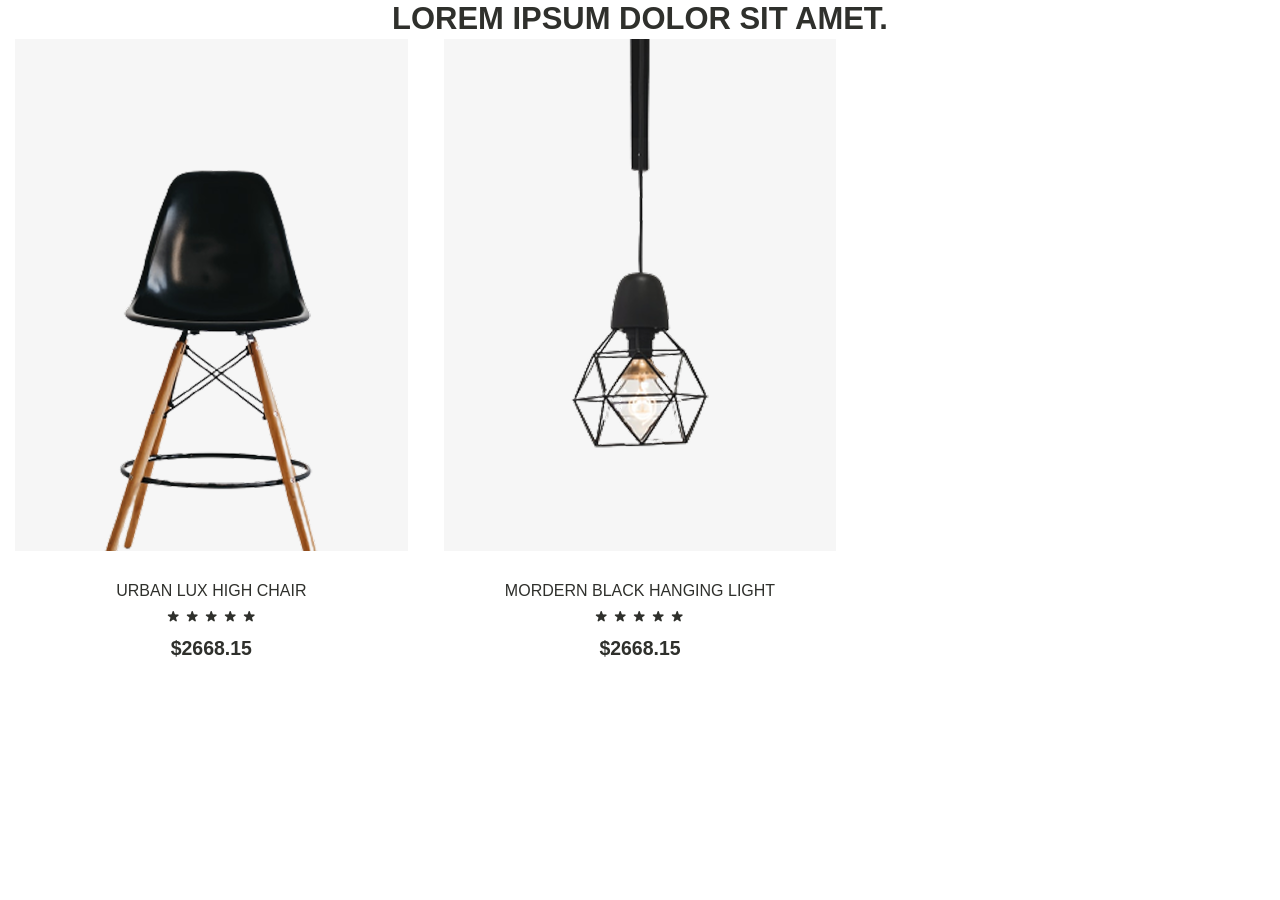
<file: _components.html>
<!DOCTYPE html>
<!-- Ukraine - uk -->
<!-- Мова не визначена - zxx -->
<!-- Коди мов https://html-css.co.ua/html/lang-kodu-mov/ -->
<html lang="en">
	<head>
		<!-- Кодування тексту -->
		<meta charset="UTF-8">
		<!-- Налаштування в'юпорту (адаптиву, масштабу тощо) -->
		<meta name="viewport" content="width=device-width, initial-scale=1.0">
		<!--Підключення окремого файлу стилів -->
		<link rel="stylesheet" href="css/style.css">
		<!-- Заголовок сторінки в браузері (вкладці) -->
		<title>Components</title>
		<!-- Відкрити усі вкладки в новій вкладці -->
		<!-- <base target="_blank" href="/fonts/"> -->
	</head>
	<body>
		<div class="wrapper">
			<header class="header">
			</header>
			<div class="page">
				<div class="page__container">
					<div class="title title--center">
						Lorem ipsum dolor sit amet.
					</div>
					<div class="items">
						<article class="item">
							<a href="#" class="item__link item__link--bottom">
								<img src="img/products/thumbs/chair.png" class="item__image" alt="Image">
							</a>
							<div class="item__body">
								<h4 class="item__title">
									<a href="#" class="item__link-title">
										URBAN LUX HIGH CHAIR
									</a>
								</h4>
								<div class="item__rating rating">
									<div class="rating__item rating__item--icon-star"></div>
									<div class="rating__item rating__item--icon-star"></div>
									<div class="rating__item rating__item--icon-star"></div>
									<div class="rating__item rating__item--icon-star"></div>
									<div class="rating__item rating__item--icon-star"></div>
								</div>
								<div class="item__price">$2668.15</div>
							</div>
						</article>
						<article class="item">
							<a href="#" class="item__link item__link--top">
								<img src="img/products/thumbs/lamp.png" class="item__image" alt="Image">
							</a>
							<div class="item__body">
								<h4 class="item__title">
									<a href="#" class="item__link-title">
										MORDERN BLACK HANGING LIGHT
									</a>
								</h4>
								<div class="item__rating rating">
									<div class="rating__item rating__item--icon-star"></div>
									<div class="rating__item rating__item--icon-star"></div>
									<div class="rating__item rating__item--icon-star"></div>
									<div class="rating__item rating__item--icon-star"></div>
									<div class="rating__item rating__item--icon-star"></div>
								</div>
								<div class="item__price">$2668.15</div>
							</div>
						</article>
					</div>
				</div>
			</div>
			<footer class="footer">
			</footer>
		</div>
		<script src="js/script.js"></script>
	</body>
</html>
</file>
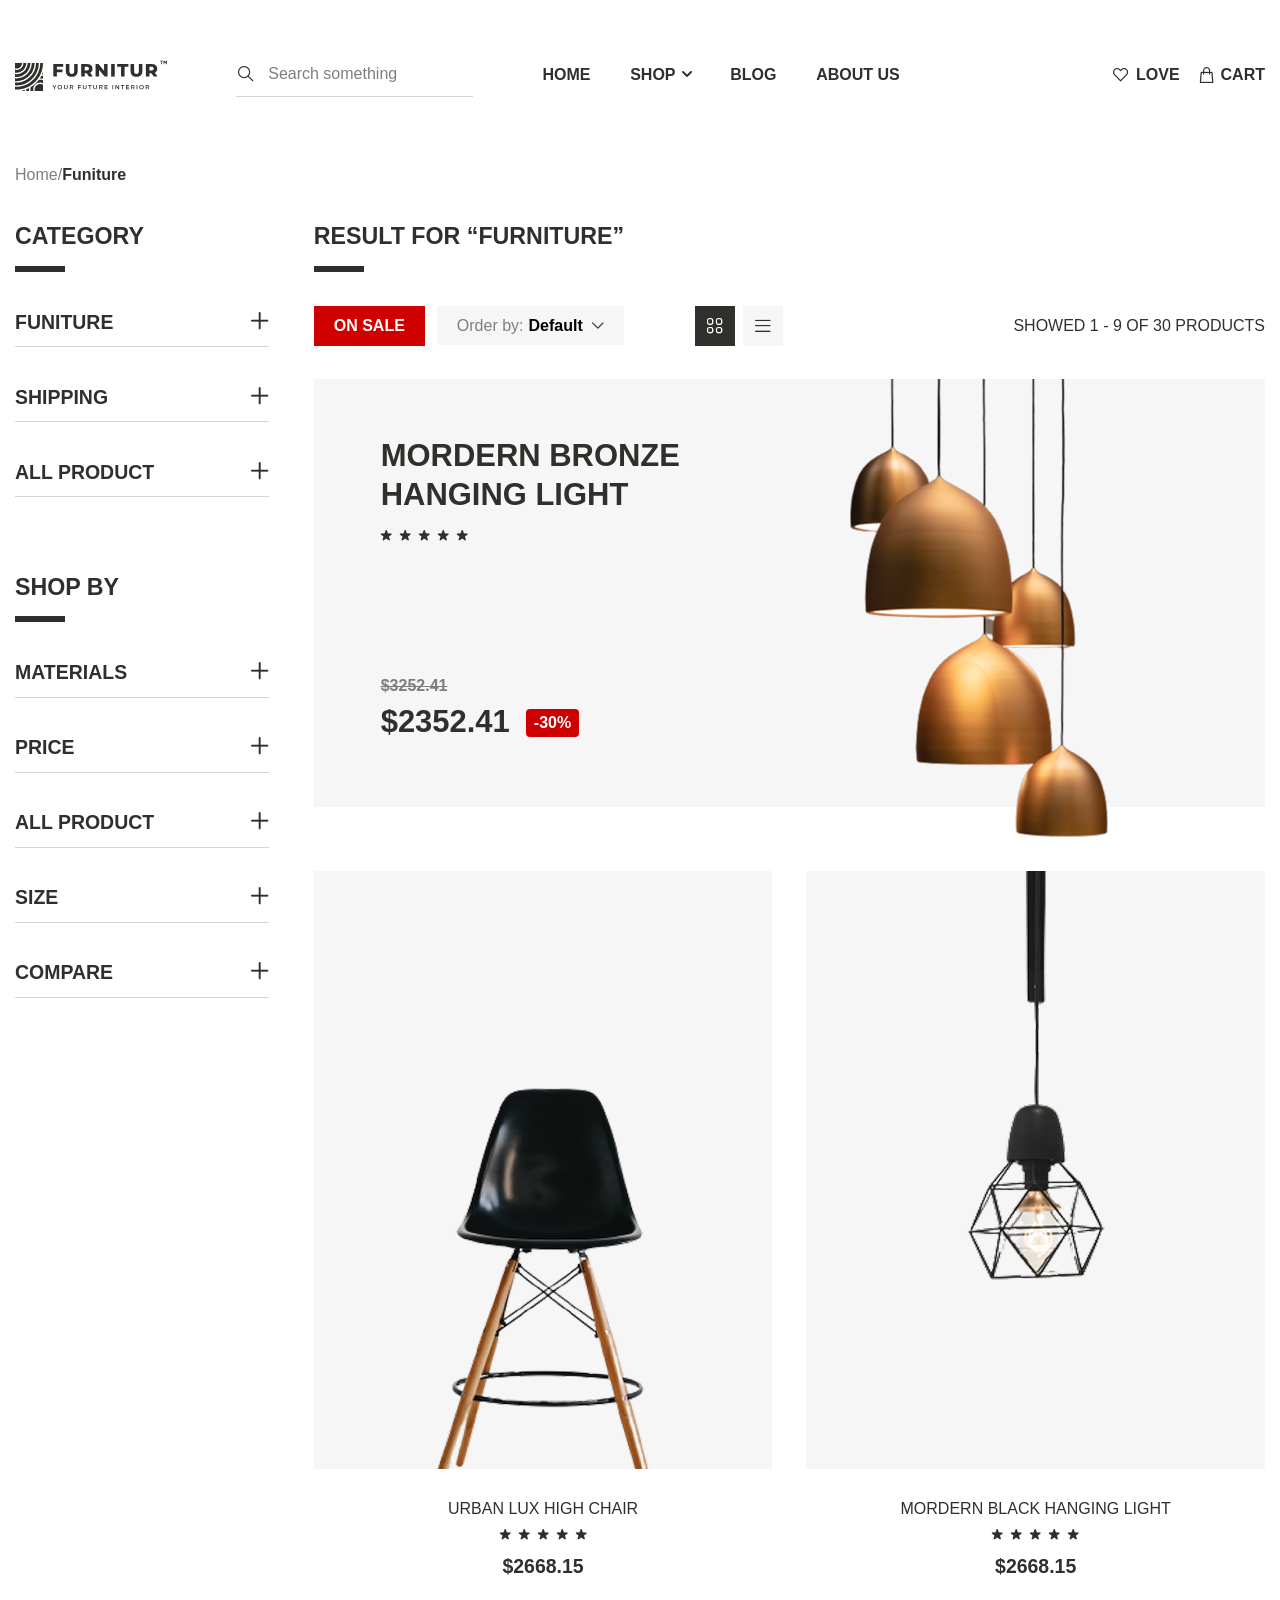
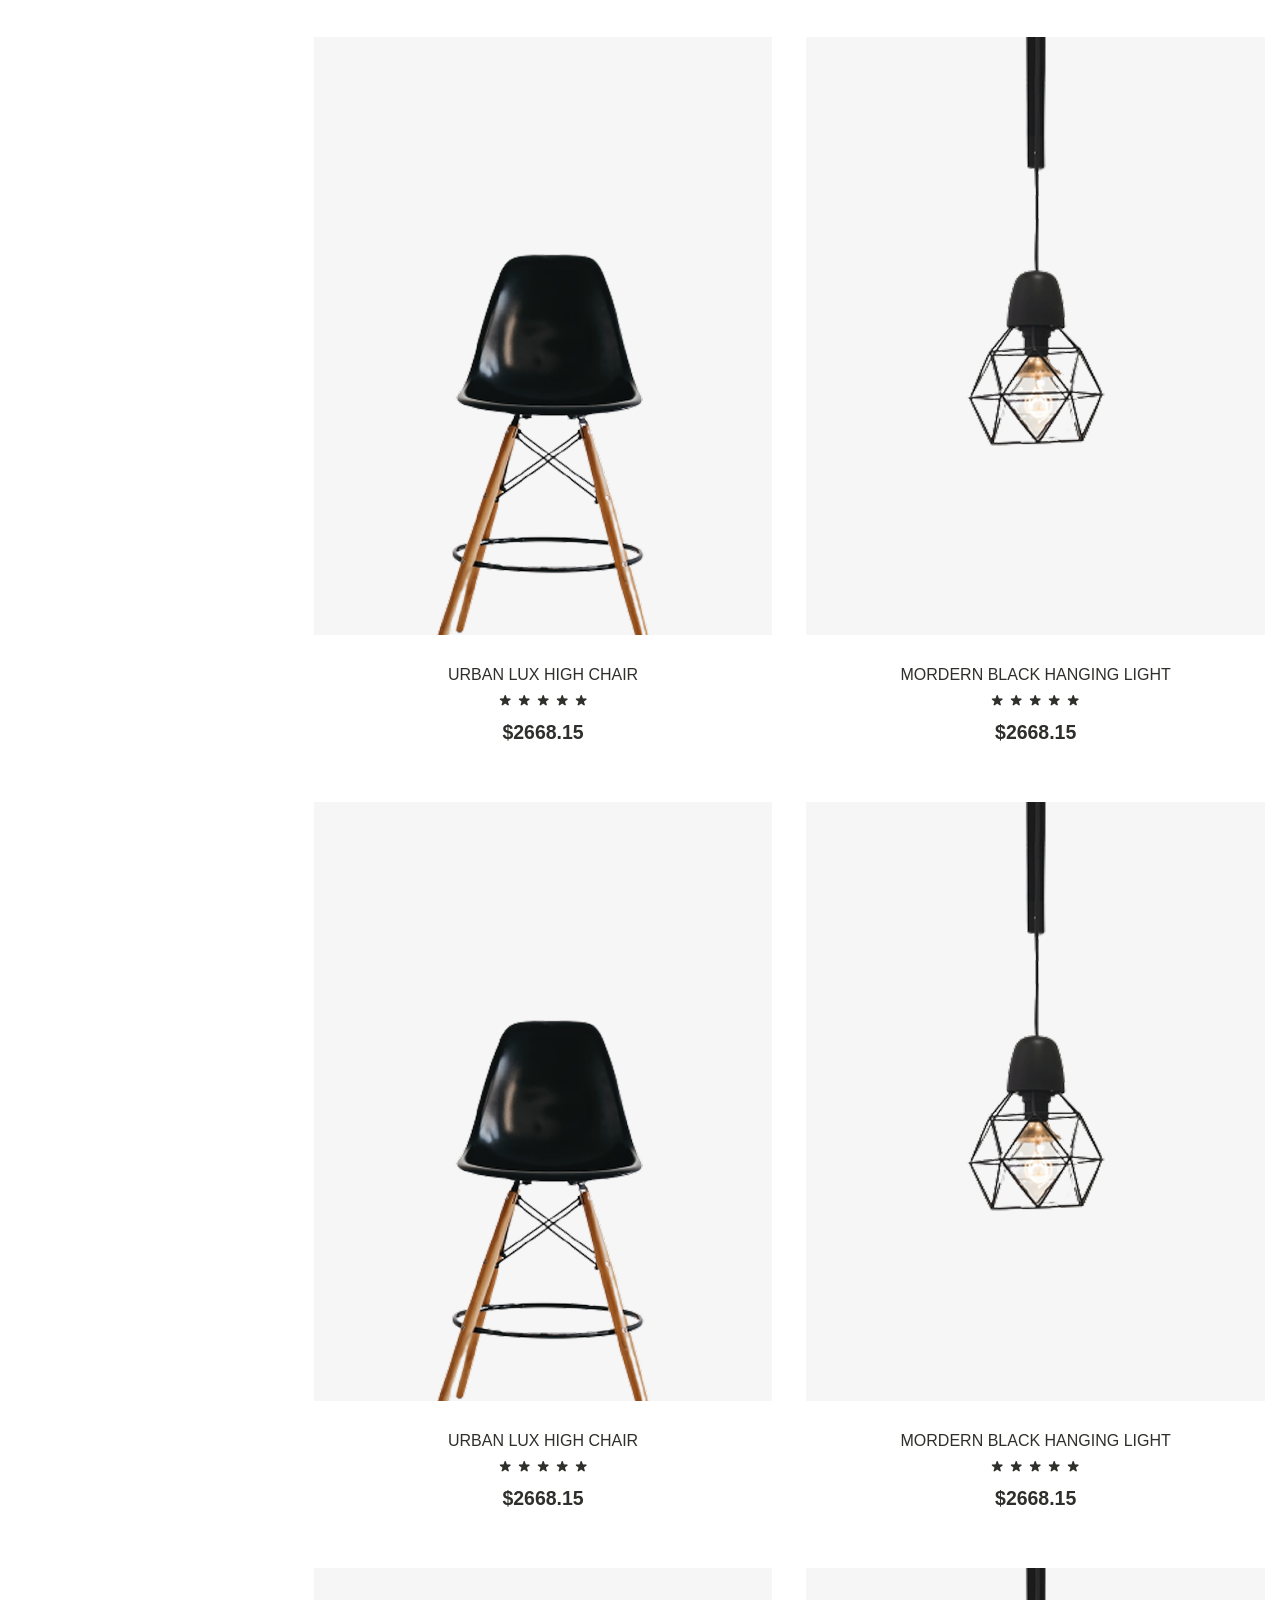
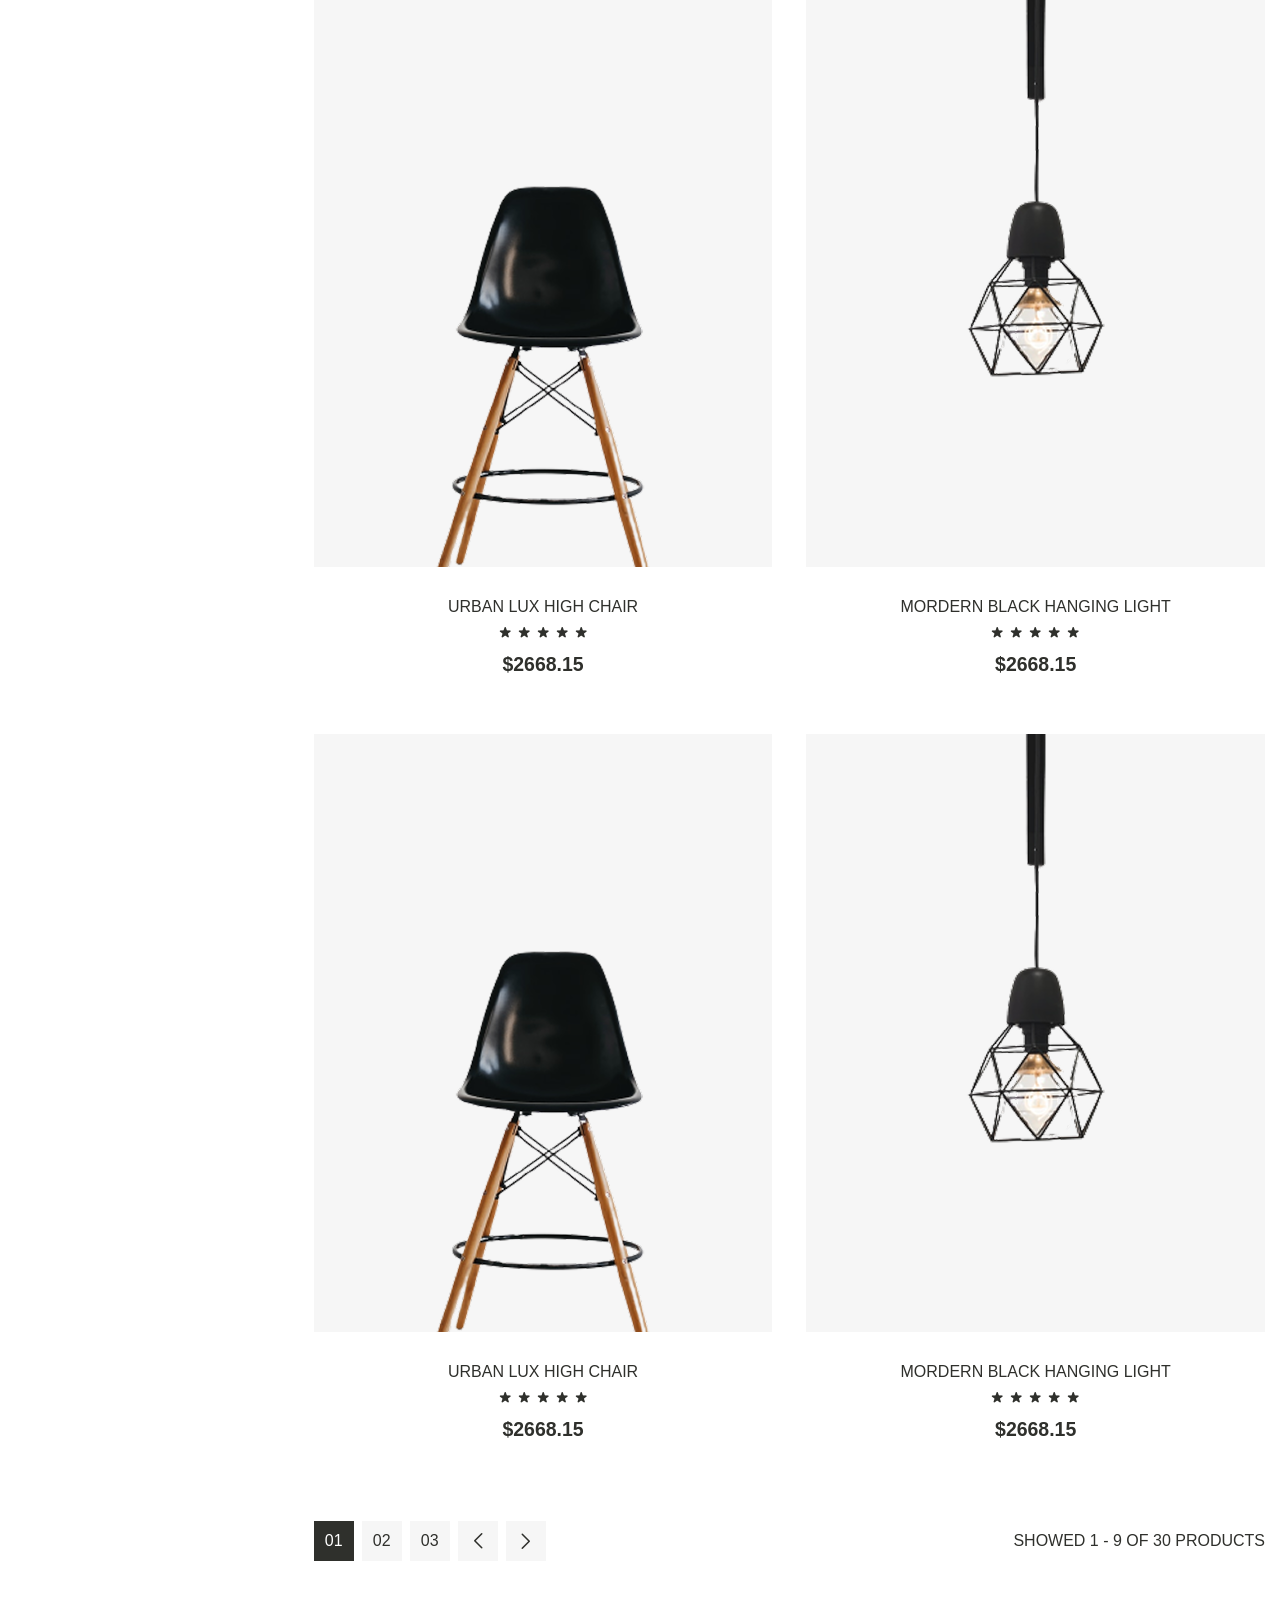
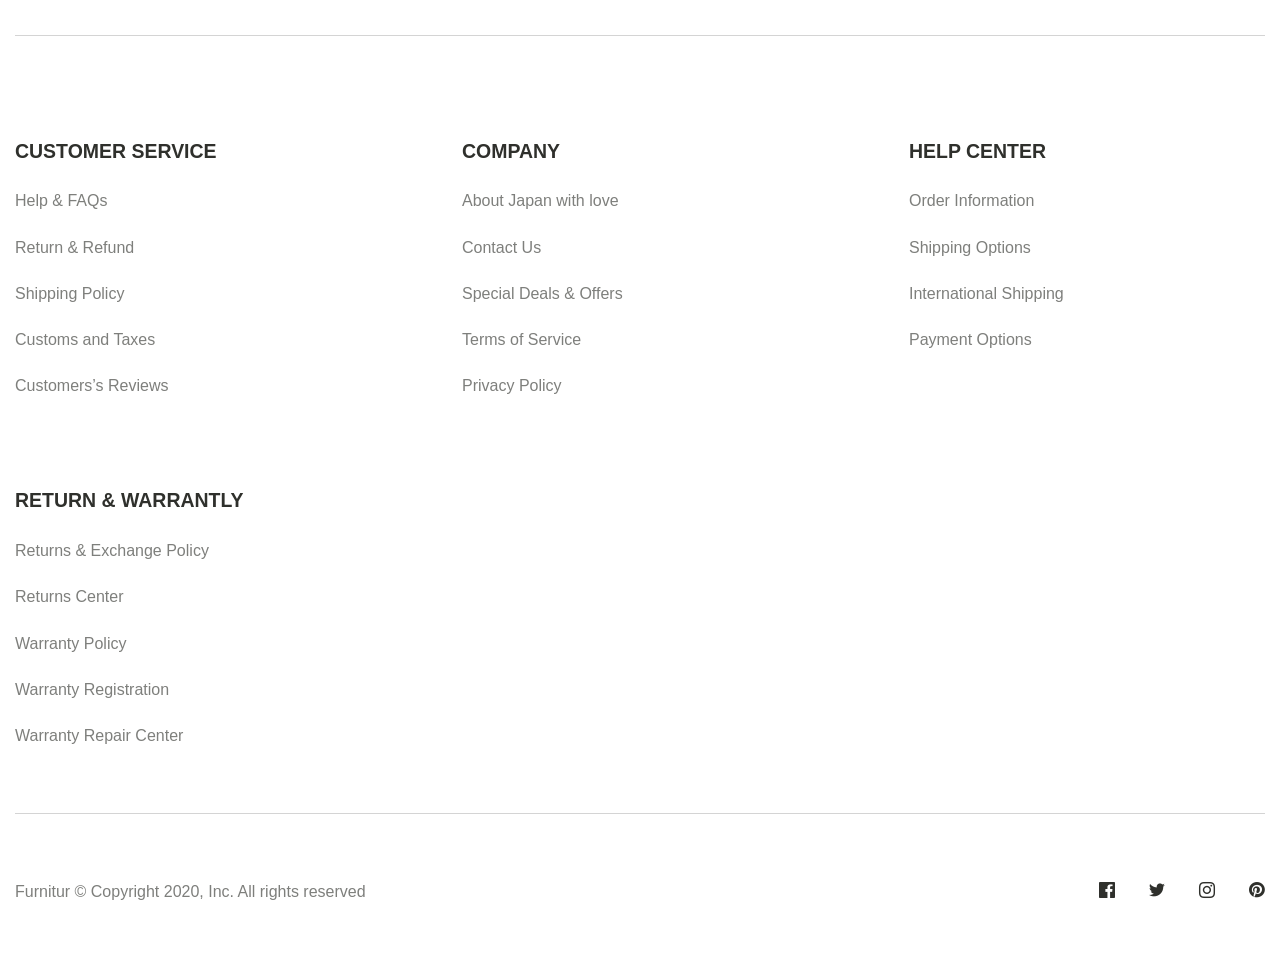
<file: catalog.html>
<!DOCTYPE html>
<!-- Ukraine - uk -->
<!-- Мова не визначена - zxx -->
<!-- Коди мов https://html-css.co.ua/html/lang-kodu-mov/ -->
<html lang="en">
	<head>
		<!-- Кодування тексту -->
		<meta charset="UTF-8">
		<!-- Налаштування в'юпорту (адаптиву, масштабу тощо) -->
		<meta name="viewport" content="width=device-width, initial-scale=1.0">
		<!--Підключення файлу стилів nouislider -->
		<link rel="stylesheet" href="css/nouislider.css">
		<!--Підключення окремого файлу стилів -->
		<link rel="stylesheet" href="css/style.css">
		<!-- Заголовок сторінки в браузері (вкладці) -->
		<title>Catalog</title>
		<!-- Відкрити усі вкладки в новій вкладці -->
		<!-- <base target="_blank" href="/fonts/"> -->
	</head>
	<body>
		<div class="wrapper">
			<header class="header">
				<div class="header__container">
					<div class="header__logo">
						<img src="img/logo.svg" alt="Image" class="header__image-logo">
					</div>
					<form action="#" class="header__search search-header search-header--icon-search">
						<input placeholder="Search something" type="search" class="search-header__input">
					</form>
					<nav class="header__menu menu">
						<ul class="menu__list">
							<li class="menu__item"><a href="#" class="menu__link"><span>HOME</span></a></li>
							<li class="menu__item">
								<a href="#" class="menu__link"><span>SHOP</span></a>
								<button tabindex="-1" class="menu__sub-link menu__sub-link--icon-shevron"></button>
								<div class="sub-menu">
									<ul class="sub-menu__list">
										<li class="sub-menu__item">
											<a href="#" class="sub-menu__link">Chair</a>
										</li>
										<li class="sub-menu__item">
											<a href="#" class="sub-menu__link">Sofa</a>
										</li>
										<li class="sub-menu__item">
											<a href="#" class="sub-menu__link">Couch</a>
										</li>
										<li class="sub-menu__item">
											<a href="#" class="sub-menu__link">Desk</a>
										</li>
										<li class="sub-menu__item">
											<a href="#" class="sub-menu__link">Lamp</a>
										</li>
									</ul>
								</div>
							</li>
							<li class="menu__item"><a href="#" class="menu__link"><span>BLOG</span></a></li>
							<li class="menu__item"><a href="#" class="menu__link"><span>ABOUT US</span></a></li>
						</ul>
					</nav>
					<div class="header__action action-header">
						<a href="#" class="action-header__link action-header__link--icon-favorite"><span>LOVE</span></a>
						<a href="#" class="action-header__link action-header__link--icon-cart"><span>CART</span></a>
						<button type="button" class="action-header__menu-icon icon-menu"><span></span></button>
					</div>
				</div>
			</header>
			<main class="catalog">
				<div class="catalog__container">
					<div class="breadcrumbs">
						<ul class="breadcrumbs__list">
							<li class="breadcrumbs__item">
								<a href="#" class="breadcrumbs__link">Home</a>
							</li>
							<li class="breadcrumbs__item">
								<span class="breadcrumbs__current">Funiture</span>
							</li>
						</ul>
					</div>
					<form action="#" class="catalog__main">
						<aside class="catalog__filter filter">
							<div class="filter__section">
								<h3 class="filter__title title-catalog">CATEGORY</h3>
								<div class="filter__items">
									<details class="filter__item item-filter">
										<summary class="item-filter__title">FUNITURE</summary>
										<div class="item-filter__body">
											<ul class="item-filter__list">
												<li class="item-filter__item">
													<a href="#" class="item-filter__link item-filter__link--active">Chair</a>
												</li>
												<li class="item-filter__item">
													<a href="#" class="item-filter__link">Sofa</a>
												</li>
												<li class="item-filter__item">
													<a href="#" class="item-filter__link">Couch</a>
												</li>
												<li class="item-filter__item">
													<a href="#" class="item-filter__link">Desk</a>
												</li>
												<li class="item-filter__item">
													<a href="#" class="item-filter__link">Lamp</a>
												</li>
											</ul>
										</div>
									</details>
									<details class="filter__item item-filter">
										<summary class="item-filter__title">SHIPPING</summary>
										<div class="item-filter__body">
											<ul class="item-filter__list">
												<li class="item-filter__item">
													<a href="#" class="item-filter__link item-filter__link--active">Chair</a>
												</li>
												<li class="item-filter__item">
													<a href="#" class="item-filter__link">Sofa</a>
												</li>
												<li class="item-filter__item">
													<a href="#" class="item-filter__link">Couch</a>
												</li>
												<li class="item-filter__item">
													<a href="#" class="item-filter__link">Desk</a>
												</li>
												<li class="item-filter__item">
													<a href="#" class="item-filter__link">Lamp</a>
												</li>
											</ul>
										</div>
									</details>
									<details class="filter__item item-filter">
										<summary class="item-filter__title">ALL PRODUCT</summary>
										<div class="item-filter__body">
											<ul class="item-filter__list">
												<li class="item-filter__item">
													<a href="#" class="item-filter__link item-filter__link--active">Chair</a>
												</li>
												<li class="item-filter__item">
													<a href="#" class="item-filter__link">Sofa</a>
												</li>
												<li class="item-filter__item">
													<a href="#" class="item-filter__link">Couch</a>
												</li>
												<li class="item-filter__item">
													<a href="#" class="item-filter__link">Desk</a>
												</li>
												<li class="item-filter__item">
													<a href="#" class="item-filter__link">Lamp</a>
												</li>
											</ul>
										</div>
									</details>
								</div>
							</div>
							<div class="filter__section">
								<h3 class="filter__title title-catalog">SHOP BY</h3>
								<div class="filter__items">
									<details class="filter__item item-filter">
										<summary class="item-filter__title">MATERIALS</summary>
										<div class="item-filter__body">
											<ul class="item-filter__list">
												<li class="item-filter__item">
													<a href="#" class="item-filter__link item-filter__link--active">Bronze <span>(08)</span></a>
												</li>
												<li class="item-filter__item">
													<a href="#" class="item-filter__link">Oak wood <span>(12)</span></a>
												</li>
												<li class="item-filter__item">
													<a href="#" class="item-filter__link">Stainless metal <span>(36)</span></a>
												</li>
												<li class="item-filter__item">
													<a href="#" class="item-filter__link">Titanium <span>(04)</span></a>
												</li>
												<li class="item-filter__item">
													<a href="#" class="item-filter__link">Alloy <span>(08)</span></a>
												</li>
												<li class="item-filter__item">
													<a href="#" class="item-filter__link">Ceramic <span>(17)</span></a>
												</li>
											</ul>
										</div>
									</details>
									<details class="filter__item item-filter">
										<summary class="item-filter__title">PRICE</summary>
										<div class="item-filter__body">
											<div class="item-filter__price price-filter">
												<div class="price-filter__slider"></div>
												<div class="price-filter__footer">
													<div class="price-filter__info">
														<span>0</span> - <span>0</span>
													</div>
													<button type="button" class="price-filter__button">Apply</button>
												</div>
											</div>
										</div>
									</details>
									<details class="filter__item item-filter">
										<summary class="item-filter__title">ALL PRODUCT</summary>
										<div class="item-filter__body">
											<ul class="item-filter__list">
												<li class="item-filter__item">
													<a href="#" class="item-filter__link item-filter__link--active">Bronze <span>(08)</span></a>
												</li>
												<li class="item-filter__item">
													<a href="#" class="item-filter__link">Oak wood <span>(12)</span></a>
												</li>
												<li class="item-filter__item">
													<a href="#" class="item-filter__link">Stainless metal <span>(36)</span></a>
												</li>
												<li class="item-filter__item">
													<a href="#" class="item-filter__link">Titanium <span>(04)</span></a>
												</li>
												<li class="item-filter__item">
													<a href="#" class="item-filter__link">Alloy <span>(08)</span></a>
												</li>
												<li class="item-filter__item">
													<a href="#" class="item-filter__link">Ceramic <span>(17)</span></a>
												</li>
											</ul>
										</div>
									</details>
									<details class="filter__item item-filter">
										<summary class="item-filter__title">SIZE</summary>
										<div class="item-filter__body">
											<ul class="item-filter__list">
												<li class="item-filter__item">
													<a href="#" class="item-filter__link item-filter__link--active">S <span>(08)</span></a>
												</li>
												<li class="item-filter__item">
													<a href="#" class="item-filter__link">M <span>(12)</span></a>
												</li>
												<li class="item-filter__item">
													<a href="#" class="item-filter__link">L <span>(36)</span></a>
												</li>
											</ul>
										</div>
									</details>
									<details class="filter__item item-filter">
										<summary class="item-filter__title">COMPARE</summary>
										<div class="item-filter__body">
											<div class="item-filter__text">
												<p>Lorem ipsum dolor, sit amet consectetur adipisicing elit. Magni, culpa.</p>
											</div>
										</div>
									</details>
								</div>
							</div>
						</aside>
						<div class="catalog__body body-catalog">
							<h1 class="body-catalog__title title-catalog">RESULT FOR “FURNITURE”</h1>
							<div class="body-catalog__actions actions-catalog">
								<button type="button" class="actions-catalog__button-filter">Filter</button>
								<button class="actions-catalog__sale sale-element">ON SALE</button>
								<div class="actions-catalog__order order-catalog">
									<label for="select" class="order-catalog__label">Order by:</label>
									<div class="order-catalog__select select-item order-catalog__select--icon-select-arrow">
										<select name="form[]" id="select" class="select-item__body">
											<option value selected class="select-item__item">Default</option>
											<option value="price" class="select-item__item">Price</option>
											<option value="name" class="select-item__item">Name</option>
										</select>
									</div>
								</div>
								<div class="actions-catalog__view view-catalog">
									<button class="view-catalog__item view-catalog__item--active view-catalog__item--icon-grid"></button>
									<button class="view-catalog__item view-catalog__item--icon-list"></button>
								</div>
								<div class="actions-catalog__info info-catalog">SHOWED 1 - 9 OF 30 PRODUCTS</div>
							</div>
							<div class="body-catalog__mobile-filter"></div>
							<section class="body-catalog__sale sale">
								<div class="sale__wrapper">
									<div class="sale__body">
										<div class="sale__main">
											<h4 class="sale__title">
												<a href="#" class="sale__link-title">MORDERN BRONZE HANGING LIGHT</a>
											</h4>
											<div class="sale__rating rating">
												<div class="rating__item rating__item--icon-star"></div>
												<div class="rating__item rating__item--icon-star"></div>
												<div class="rating__item rating__item--icon-star"></div>
												<div class="rating__item rating__item--icon-star"></div>
												<div class="rating__item rating__item--icon-star"></div>
											</div>
										</div>
										<div class="sale__price price-sale">
											<div class="price-sale__old">$3252.41</div>
											<div class="price-sale__price">
												<div class="price-sale__value">$2352.41</div>
												<div class="price-sale__sale">-30%</div>
											</div>
										</div>
									</div>
									<a href="#" class="sale__link-image">
										<figure class="sale__picture sale__picture--mini">
											<img src="img/saleproduct/image.png" class="sale__image" alt="Image">
											<!-- <img src="img/banners/01.png" class="sale__image" alt="Image"> -->
											<!-- <img src="img/banners/02.png" class="sale__image sale__image--center" alt="Image"> -->
										</figure>
									</a>
								</div>
							</section>
							<div class="body-catalog__items">
								<article class="item">
									<a href="#" class="item__link item__link--bottom">
										<img src="img/products/thumbs/chair.png" class="item__image" alt="Image">
									</a>
									<div class="item__body">
										<h4 class="item__title">
											<a href="#" class="item__link-title">
												URBAN LUX HIGH CHAIR
											</a>
										</h4>
										<div class="item__rating rating">
											<div class="rating__item rating__item--icon-star"></div>
											<div class="rating__item rating__item--icon-star"></div>
											<div class="rating__item rating__item--icon-star"></div>
											<div class="rating__item rating__item--icon-star"></div>
											<div class="rating__item rating__item--icon-star"></div>
										</div>
										<div class="item__price">$2668.15</div>
									</div>
								</article>
								<article class="item">
									<a href="#" class="item__link item__link--top">
										<img src="img/products/thumbs/lamp.png" class="item__image" alt="Image">
									</a>
									<div class="item__body">
										<h4 class="item__title">
											<a href="#" class="item__link-title">
												MORDERN BLACK HANGING LIGHT
											</a>
										</h4>
										<div class="item__rating rating">
											<div class="rating__item rating__item--icon-star"></div>
											<div class="rating__item rating__item--icon-star"></div>
											<div class="rating__item rating__item--icon-star"></div>
											<div class="rating__item rating__item--icon-star"></div>
											<div class="rating__item rating__item--icon-star"></div>
										</div>
										<div class="item__price">$2668.15</div>
									</div>
								</article>
								<article class="item">
									<a href="#" class="item__link item__link--bottom">
										<img src="img/products/thumbs/chair.png" class="item__image" alt="Image">
									</a>
									<div class="item__body">
										<h4 class="item__title">
											<a href="#" class="item__link-title">
												URBAN LUX HIGH CHAIR
											</a>
										</h4>
										<div class="item__rating rating">
											<div class="rating__item rating__item--icon-star"></div>
											<div class="rating__item rating__item--icon-star"></div>
											<div class="rating__item rating__item--icon-star"></div>
											<div class="rating__item rating__item--icon-star"></div>
											<div class="rating__item rating__item--icon-star"></div>
										</div>
										<div class="item__price">$2668.15</div>
									</div>
								</article>
								<article class="item">
									<a href="#" class="item__link item__link--top">
										<img src="img/products/thumbs/lamp.png" class="item__image" alt="Image">
									</a>
									<div class="item__body">
										<h4 class="item__title">
											<a href="#" class="item__link-title">
												MORDERN BLACK HANGING LIGHT
											</a>
										</h4>
										<div class="item__rating rating">
											<div class="rating__item rating__item--icon-star"></div>
											<div class="rating__item rating__item--icon-star"></div>
											<div class="rating__item rating__item--icon-star"></div>
											<div class="rating__item rating__item--icon-star"></div>
											<div class="rating__item rating__item--icon-star"></div>
										</div>
										<div class="item__price">$2668.15</div>
									</div>
								</article>
								<article class="item">
									<a href="#" class="item__link item__link--bottom">
										<img src="img/products/thumbs/chair.png" class="item__image" alt="Image">
									</a>
									<div class="item__body">
										<h4 class="item__title">
											<a href="#" class="item__link-title">
												URBAN LUX HIGH CHAIR
											</a>
										</h4>
										<div class="item__rating rating">
											<div class="rating__item rating__item--icon-star"></div>
											<div class="rating__item rating__item--icon-star"></div>
											<div class="rating__item rating__item--icon-star"></div>
											<div class="rating__item rating__item--icon-star"></div>
											<div class="rating__item rating__item--icon-star"></div>
										</div>
										<div class="item__price">$2668.15</div>
									</div>
								</article>
								<article class="item">
									<a href="#" class="item__link item__link--top">
										<img src="img/products/thumbs/lamp.png" class="item__image" alt="Image">
									</a>
									<div class="item__body">
										<h4 class="item__title">
											<a href="#" class="item__link-title">
												MORDERN BLACK HANGING LIGHT
											</a>
										</h4>
										<div class="item__rating rating">
											<div class="rating__item rating__item--icon-star"></div>
											<div class="rating__item rating__item--icon-star"></div>
											<div class="rating__item rating__item--icon-star"></div>
											<div class="rating__item rating__item--icon-star"></div>
											<div class="rating__item rating__item--icon-star"></div>
										</div>
										<div class="item__price">$2668.15</div>
									</div>
								</article>
								<article class="item">
									<a href="#" class="item__link item__link--bottom">
										<img src="img/products/thumbs/chair.png" class="item__image" alt="Image">
									</a>
									<div class="item__body">
										<h4 class="item__title">
											<a href="#" class="item__link-title">
												URBAN LUX HIGH CHAIR
											</a>
										</h4>
										<div class="item__rating rating">
											<div class="rating__item rating__item--icon-star"></div>
											<div class="rating__item rating__item--icon-star"></div>
											<div class="rating__item rating__item--icon-star"></div>
											<div class="rating__item rating__item--icon-star"></div>
											<div class="rating__item rating__item--icon-star"></div>
										</div>
										<div class="item__price">$2668.15</div>
									</div>
								</article>
								<article class="item">
									<a href="#" class="item__link item__link--top">
										<img src="img/products/thumbs/lamp.png" class="item__image" alt="Image">
									</a>
									<div class="item__body">
										<h4 class="item__title">
											<a href="#" class="item__link-title">
												MORDERN BLACK HANGING LIGHT
											</a>
										</h4>
										<div class="item__rating rating">
											<div class="rating__item rating__item--icon-star"></div>
											<div class="rating__item rating__item--icon-star"></div>
											<div class="rating__item rating__item--icon-star"></div>
											<div class="rating__item rating__item--icon-star"></div>
											<div class="rating__item rating__item--icon-star"></div>
										</div>
										<div class="item__price">$2668.15</div>
									</div>
								</article>
								<article class="item">
									<a href="#" class="item__link item__link--bottom">
										<img src="img/products/thumbs/chair.png" class="item__image" alt="Image">
									</a>
									<div class="item__body">
										<h4 class="item__title">
											<a href="#" class="item__link-title">
												URBAN LUX HIGH CHAIR
											</a>
										</h4>
										<div class="item__rating rating">
											<div class="rating__item rating__item--icon-star"></div>
											<div class="rating__item rating__item--icon-star"></div>
											<div class="rating__item rating__item--icon-star"></div>
											<div class="rating__item rating__item--icon-star"></div>
											<div class="rating__item rating__item--icon-star"></div>
										</div>
										<div class="item__price">$2668.15</div>
									</div>
								</article>
								<article class="item">
									<a href="#" class="item__link item__link--top">
										<img src="img/products/thumbs/lamp.png" class="item__image" alt="Image">
									</a>
									<div class="item__body">
										<h4 class="item__title">
											<a href="#" class="item__link-title">
												MORDERN BLACK HANGING LIGHT
											</a>
										</h4>
										<div class="item__rating rating">
											<div class="rating__item rating__item--icon-star"></div>
											<div class="rating__item rating__item--icon-star"></div>
											<div class="rating__item rating__item--icon-star"></div>
											<div class="rating__item rating__item--icon-star"></div>
											<div class="rating__item rating__item--icon-star"></div>
										</div>
										<div class="item__price">$2668.15</div>
									</div>
								</article>
							</div>
							<div class="body-catalog__footer footer-catalog">
								<div class="footer-catalog__pagging pagging">
									<ul class="pagging__list">
										<li class="pagging__item">
											<a href="#" class="pagging__link pagging__link--current">01</a>
										</li>
										<li class="pagging__item">
											<a href="#" class="pagging__link">02</a>
										</li>
										<li class="pagging__item">
											<a href="#" class="pagging__link">03</a>
										</li>
										<li class="pagging__item">
											<a href="#" class="pagging__link pagging__link--left-arrow pagging__link--icon-select-arrow"></a>
										</li>
										<li class="pagging__item">
											<a href="#" class="pagging__link pagging__link--right-arrow pagging__link--icon-select-arrow"></a>
										</li>
									</ul>
								</div>
								<div class="footer-catalog__info info-catalog">SHOWED 1 - 9 OF 30 PRODUCTS</div>
							</div>
						</div>
					</form>
				</div>
			</main>
			<footer class="footer">
				<div class="footer__container">
					<div class="footer__body body-footer">
						<div class="body-footer__column">
							<h5 class="body-footer__title"><button tabindex="-1" class="body-footer__button body-footer__button--icon-shevron">CUSTOMER SERVICE</button></h5>
							<ul class="body-footer__list">
								<li class="body-footer__item"><a href="#" class="body-footer__link">Help & FAQs</a></li>
								<li class="body-footer__item"><a href="#" class="body-footer__link">Return & Refund</a></li>
								<li class="body-footer__item"><a href="#" class="body-footer__link">Shipping Policy</a></li>
								<li class="body-footer__item"><a href="#" class="body-footer__link">Customs and Taxes</a></li>
								<li class="body-footer__item"><a href="#" class="body-footer__link">Customers’s Reviews</a></li>
							</ul>
						</div>
						<div class="body-footer__column">
							<h5 class="body-footer__title"><button tabindex="-1" class="body-footer__button body-footer__button--icon-shevron">COMPANY</button></h5>
							<ul class="body-footer__list">
								<li class="body-footer__item"><a href="#" class="body-footer__link">About Japan with love</a></li>
								<li class="body-footer__item"><a href="#" class="body-footer__link">Contact Us</a></li>
								<li class="body-footer__item"><a href="#" class="body-footer__link">Special Deals & Offers</a></li>
								<li class="body-footer__item"><a href="#" class="body-footer__link">Terms of Service</a></li>
								<li class="body-footer__item"><a href="#" class="body-footer__link">Privacy Policy</a></li>
							</ul>
						</div>
						<div class="body-footer__column">
							<h5 class="body-footer__title"><button tabindex="-1" class="body-footer__button body-footer__button--icon-shevron">HELP CENTER</button></h5>
							<ul class="body-footer__list">
								<li class="body-footer__item"><a href="#" class="body-footer__link">Order Information</a></li>
								<li class="body-footer__item"><a href="#" class="body-footer__link">Shipping Options</a></li>
								<li class="body-footer__item"><a href="#" class="body-footer__link">International Shipping</a></li>
								<li class="body-footer__item"><a href="#" class="body-footer__link">Payment Options</a></li>
							</ul>
						</div>
						<div class="body-footer__column">
							<h5 class="body-footer__title"><button tabindex="-1" class="body-footer__button body-footer__button--icon-shevron">RETURN & WARRANTLY</button></h5>
							<ul class="body-footer__list">
								<li class="body-footer__item"><a href="#" class="body-footer__link">Returns & Exchange Policy</a></li>
								<li class="body-footer__item"><a href="#" class="body-footer__link">Returns Center</a></li>
								<li class="body-footer__item"><a href="#" class="body-footer__link">Warranty Policy</a></li>
								<li class="body-footer__item"><a href="#" class="body-footer__link">Warranty Registration</a></li>
								<li class="body-footer__item"><a href="#" class="body-footer__link">Warranty Repair Center</a></li>
							</ul>
						</div>
					</div>
					<div class="footer__bottom bottom-footer">
						<div class="bottom-footer__text">Furnitur © Copyright 2020, Inc. All rights reserved</div>
						<ul class="bottom-footer__social social">
							<li class="social__item">
								<a target="_blank" rel="nofollow" href="#" class="social__link social__link--icon-facebook"></a>
							</li>
							<li class="social__item">
								<a target="_blank" rel="nofollow" href="#" class="social__link social__link--icon-twitter"></a>
							</li>
							<li class="social__item">
								<a target="_blank" rel="nofollow" href="#" class="social__link social__link--icon-instagram"></a>
							</li>
							<li class="social__item">
								<a target="_blank" rel="nofollow" href="#" class="social__link social__link--icon-pinterest"></a>
							</li>
						</ul>
					</div>
				</div>
			</footer>
		</div>
		<!--Підключення файлу nouislider -->
		<script src="js/nouislider.min.js"></script>
		<script src="js/script.js"></script>
	</body>
</html>
</file>
<file: css/style.css>
*,
*::before,
*::after {
  padding: 0;
  margin: 0;
  border: none;
  -webkit-box-sizing: border-box;
          box-sizing: border-box;
}

*::before,
*::after {
  display: inline-block;
}

a {
  text-decoration: none;
  color: inherit;
  display: inline-block;
}

li {
  list-style: none;
}

img {
  max-width: 100%;
  vertical-align: middle;
}

html,
body {
  line-height: 1;
  height: 100%;
}

h1,
h2,
h3,
h4,
h5,
h6 {
  font-weight: inherit;
  font-size: inherit;
  font-family: inherit;
}

select,
textarea,
input {
  width: 100%;
  font-weight: inherit;
  font-size: inherit;
  background-color: transparent;
  font-family: inherit;
}

label {
  display: inline-block;
}

button {
  color: inherit;
  font-weight: inherit;
  font-size: inherit;
  font-family: inherit;
  background-color: transparent;
}

button,
input[type=checkbox],
input[type=radio] {
  cursor: pointer;
}

cite {
  font-style: normal;
}

@font-face {
  font-family: "Lato", sans-serif;
  src: url("../fonts/lato-medium.woff2");
  font-weight: 500;
  font-style: normal;
  font-display: swap;
}
@font-face {
  font-family: "Lato", sans-serif;
  src: url("../fonts/lato-bold.ttf");
  font-weight: 700;
  font-style: normal;
  font-display: swap;
}
@font-face {
  font-family: "Lato", sans-serif;
  src: url("../fonts/lato-bold-italic.woff2");
  font-weight: 700;
  font-style: italic;
  font-display: swap;
}
@font-face {
  font-family: "Lato", sans-serif;
  src: url("../fonts/lato-heavy.woff2");
  font-weight: 800;
  font-style: normal;
  font-display: swap;
}
@font-face {
  font-family: "icons";
  src: url("../fonts/icons.woff2") format("woff2");
  font-weight: normal;
  font-style: normal;
  font-display: block;
}
[class*="--icon-"]::before {
  font-family: "icons" !important;
  font-style: normal;
  font-weight: normal;
  font-variant: normal;
  text-transform: none;
  line-height: 1;
  /* Better Font Rendering =========== */
  -webkit-font-smoothing: antialiased;
  -moz-osx-font-smoothing: grayscale;
}

[class*="--icon-cart"]::before {
  content: "\e900";
}

[class*="--icon-favorite"]::before {
  content: "\e901";
}

[class*="--icon-grid"]::before {
  content: "\e902";
}

[class*="--icon-list"]::before {
  content: "\e903";
}

[class*="--icon-minus"]::before {
  content: "\e904";
}

[class*="--icon-plus"]::before {
  content: "\e905";
}

[class*="--icon-search"]::before {
  content: "\e906";
}

[class*="--icon-select-arrow"]::before {
  content: "\e907";
}

[class*="--icon-facebook"]::before {
  content: "\e908";
}

[class*="--icon-shevron"]::before {
  content: "\e909";
}

[class*="--icon-instagram"]::before {
  content: "\e90a";
}

[class*="--icon-pinterest"]::before {
  content: "\e90b";
}

[class*="--icon-star"]::before {
  content: "\e90c";
}

[class*="--icon-twitter"]::before {
  content: "\e90d";
}

:root {
  --black-1: #2f302c;
  --black-2: #6a6a6a;
  --black-3: #7e7f7c;
  --black-4: #aaaaaa;
  --black-5: #d4d4d4;
  --black-6: #e8e8e8;
  --black-7: #f6f6f6;
  --black-8: #ffffff;
  --red: #ce0000;
  --green: #3f625e;
  --blue: #7bb5eb;
  --gray: #8b8b8b;
  --brown: #5d3b53;
  --darkgray: #cfd2d9;
}

@media (min-width: 88.875em) {
  .title {
    font-size: 32px;
  }
}
@media (min-width: 20em) and (max-width: 88.875em) {
  .title {
    font-size: clamp( 24px , 21.6769509982px  +  0.7259528131vw , 32px );
  }
}
@media (max-width: 20em) {
  .title {
    font-size: 24px;
  }
}
.title {
  line-height: 1.25;
  font-weight: 700;
  text-transform: uppercase;
}
.title--center {
  text-align: center;
}

@media (min-width: 88.875em) {
  .title-catalog {
    font-size: 24px;
  }
}
@media (min-width: 20em) and (max-width: 88.875em) {
  .title-catalog {
    font-size: clamp( 18px , 16.2577132486px  +  0.5444646098vw , 24px );
  }
}
@media (max-width: 20em) {
  .title-catalog {
    font-size: 18px;
  }
}
.title-catalog {
  line-height: 1.5;
  font-weight: 700;
  text-transform: uppercase;
}
.title-catalog::after {
  content: "";
  width: 2.1666666667em;
  height: 0.25em;
  background-color: var(--black-1);
  display: block;
  margin-top: 0.5em;
}

.sale-element {
  background-color: var(--red);
  line-height: 1.25;
  font-weight: 500;
  color: var(--black-8);
  font-weight: 700;
  text-transform: uppercase;
  padding: 0.625rem 1.25rem;
  -webkit-transition: background-color 0.3s;
  transition: background-color 0.3s;
}
.sale-element--mini {
  padding: 0.25rem 0.75rem;
  font-weight: 500;
}

html:not([data-fls-touch]) button.sale-element:hover,
html:not([data-fls-touch]) a.sale-element:hover {
  background-color: #7c1111;
}

.items {
  display: grid;
  gap: 2.25rem;
  grid-template-columns: repeat(auto-fill, minmax(min(23.75rem, 100%), 1fr));
}

.item {
  display: -webkit-box;
  display: -ms-flexbox;
  display: flex;
  -webkit-box-orient: vertical;
  -webkit-box-direction: normal;
      -ms-flex-direction: column;
          flex-direction: column;
  gap: 2rem;
}
.item__link {
  aspect-ratio: 440/574;
  background-color: var(--black-7);
  display: -webkit-box;
  display: -ms-flexbox;
  display: flex;
  -webkit-box-align: center;
      -ms-flex-align: center;
          align-items: center;
  -webkit-box-pack: center;
      -ms-flex-pack: center;
          justify-content: center;
}
.item__link--top {
  -webkit-box-align: start;
      -ms-flex-align: start;
          align-items: flex-start;
}
.item__link--bottom {
  -webkit-box-align: end;
      -ms-flex-align: end;
          align-items: flex-end;
}
.item__link--bottom-left {
  -webkit-box-align: end;
      -ms-flex-align: end;
          align-items: flex-end;
  -webkit-box-pack: start;
      -ms-flex-pack: start;
          justify-content: flex-start;
}
.item__link--bottom-right {
  -webkit-box-align: end;
      -ms-flex-align: end;
          align-items: flex-end;
  -webkit-box-pack: end;
      -ms-flex-pack: end;
          justify-content: flex-end;
}
.item__link--top-left {
  -webkit-box-align: start;
      -ms-flex-align: start;
          align-items: flex-start;
  -webkit-box-pack: start;
      -ms-flex-pack: start;
          justify-content: flex-start;
}
.item__link--top-right {
  -webkit-box-align: start;
      -ms-flex-align: start;
          align-items: flex-start;
  -webkit-box-pack: end;
      -ms-flex-pack: end;
          justify-content: flex-end;
}
.item__link--left {
  -webkit-box-pack: start;
      -ms-flex-pack: start;
          justify-content: flex-start;
}
.item__link--right {
  -webkit-box-pack: end;
      -ms-flex-pack: end;
          justify-content: flex-end;
}
.item__image {
  -webkit-box-flex: 0;
      -ms-flex-positive: 0;
          flex-grow: 0;
}
.item__body {
  display: -webkit-box;
  display: -ms-flexbox;
  display: flex;
  -webkit-box-orient: vertical;
  -webkit-box-direction: normal;
      -ms-flex-direction: column;
          flex-direction: column;
  -webkit-box-align: center;
      -ms-flex-align: center;
          align-items: center;
  gap: 0.75rem;
}
.item__title {
  text-transform: uppercase;
}
html:not([data-fls-touch]) .item__link-title:hover {
  text-decoration: underline;
}
@media (min-width: 88.875em) {
  .item__price {
    font-size: 20px;
  }
}
@media (min-width: 20em) and (max-width: 88.875em) {
  .item__price {
    font-size: clamp( 16px , 14.8384754991px  +  0.3629764065vw , 20px );
  }
}
@media (max-width: 20em) {
  .item__price {
    font-size: 16px;
  }
}
.item__price {
  line-height: 1.4;
  font-weight: 700;
  text-transform: uppercase;
}

.rating {
  display: -webkit-box;
  display: -ms-flexbox;
  display: flex;
  -webkit-box-pack: center;
      -ms-flex-pack: center;
          justify-content: center;
  -webkit-box-align: center;
      -ms-flex-align: center;
          align-items: center;
  gap: 0.5rem;
}
.rating__item {
  font-size: 0.6875rem;
}
.rating--big .rating__item {
  font-size: 0.875rem;
}

.link-bold span, .menu__link span, .action-header__link span {
  line-height: 1.25;
  font-weight: 700;
  position: relative;
  text-transform: uppercase;
}
.link-bold span::after, .menu__link span::after, .action-header__link span::after {
  content: "";
  width: 0%;
  -webkit-transition: width 0.3s, left 0.3s;
  transition: width 0.3s, left 0.3s;
  height: 0.125rem;
  background-color: var(--black-1);
  position: absolute;
  top: 100%;
  left: 50%;
}
html:not([data-fls-touch]) .link-bold:hover span::after, html:not([data-fls-touch]) .menu__link:hover span::after, html:not([data-fls-touch]) .action-header__link:hover span::after {
  left: 0;
  width: 100%;
}

.button {
  background-color: var(--black-1);
  -webkit-transition: background-color 0.3s;
  transition: background-color 0.3s;
  padding: 0.75rem;
  min-width: 14.0625rem;
  text-align: center;
  text-transform: uppercase;
  line-height: 1.25;
  font-weight: 500;
  color: var(--black-8);
}
html:not([data-fls-touch]) .button:hover {
  background-color: var(--green);
}

.more {
  line-height: 1.25;
  font-weight: 500;
  color: var(--black-3);
  display: -webkit-box;
  display: -ms-flexbox;
  display: flex;
  -webkit-box-orient: horizontal;
  -webkit-box-direction: reverse;
      -ms-flex-direction: row-reverse;
          flex-direction: row-reverse;
  -webkit-box-align: center;
      -ms-flex-align: center;
          align-items: center;
  gap: 0.625rem;
  -webkit-transition: color 0.3s;
  transition: color 0.3s;
}
.more::before {
  translate: 0 0.0625rem;
  font-size: 0.5625rem;
  color: var(--black-1);
}
html:not([data-fls-touch]) .more:hover {
  color: var(--black-1);
}

.social {
  display: -webkit-box;
  display: -ms-flexbox;
  display: flex;
  -ms-flex-wrap: wrap;
      flex-wrap: wrap;
  gap: 2.125rem;
}
.social__link {
  -webkit-transition: color 0.3s;
  transition: color 0.3s;
}
html:not([data-fls-touch]) .social__link:hover {
  color: var(--black-3);
}

.breadcrumbs {
  padding-top: 1rem;
}
.breadcrumbs__list {
  display: -webkit-box;
  display: -ms-flexbox;
  display: flex;
}
@media (width <= 28.125em) {
  .breadcrumbs__list {
    overflow: auto;
    margin-inline: -0.9375rem;
    padding-inline: 0.9375rem;
  }
}
.breadcrumbs__item {
  -ms-flex-negative: 0;
      flex-shrink: 0;
  color: var(--black-3);
  line-height: 1.25;
  font-weight: 500;
  display: -webkit-box;
  display: -ms-flexbox;
  display: flex;
}
.breadcrumbs__item:not(:last-child)::after {
  content: "/";
}
html:not([data-fls-touch]) .breadcrumbs__link:hover {
  text-decoration: underline;
}
.breadcrumbs__current {
  color: var(--black-1);
  font-weight: 700;
}

.sale__wrapper {
  background-color: var(--black-7);
}
.sale__wrapper--dark {
  background-color: var(--darkgray);
}
@media (min-width: 88.875em) {
  .sale__wrapper {
    padding-inline: 80px;
  }
}
@media (min-width: 48em) and (max-width: 88.875em) {
  .sale__wrapper {
    padding-inline: clamp( 20px , -50.4587155963px  +  9.1743119266vw , 80px );
  }
}
@media (max-width: 48em) {
  .sale__wrapper {
    padding-inline: 20px;
  }
}
@media (width < 30em) {
  .sale__wrapper {
    padding-inline: 0.9375rem;
  }
}
.sale__wrapper {
  display: -webkit-box;
  display: -ms-flexbox;
  display: flex;
  gap: 1.875rem;
}
@media (width < 48em) {
  .sale__wrapper {
    -webkit-box-orient: vertical;
    -webkit-box-direction: normal;
        -ms-flex-direction: column;
            flex-direction: column;
  }
}
@media (width < 30em) {
  .sale__wrapper {
    margin-inline: -0.9375rem;
  }
}
@media (width > 48em) {
  .sale__body {
    -ms-flex-preferred-size: 21.875rem;
        flex-basis: 21.875rem;
  }
}
.sale__body {
  display: -webkit-box;
  display: -ms-flexbox;
  display: flex;
  -webkit-box-orient: vertical;
  -webkit-box-direction: normal;
      -ms-flex-direction: column;
          flex-direction: column;
}
@media (min-width: 88.875em) {
  .sale__body {
    padding-top: 68px;
  }
}
@media (min-width: 48em) and (max-width: 88.875em) {
  .sale__body {
    padding-top: clamp( 20px , -36.3669724771px  +  7.3394495413vw , 68px );
  }
}
@media (min-width: 88.875em) {
  .sale__body {
    padding-bottom: 78px;
  }
}
@media (min-width: 48em) and (max-width: 88.875em) {
  .sale__body {
    padding-bottom: clamp( 20px , -48.1100917431px  +  8.8685015291vw , 78px );
  }
}
@media (width < 48em) {
  .sale__body {
    -webkit-box-ordinal-group: 3;
        -ms-flex-order: 2;
            order: 2;
  }
}
.sale__main {
  -webkit-box-flex: 1;
      -ms-flex-positive: 1;
          flex-grow: 1;
}
@media (min-width: 88.875em) {
  .sale__main:not(:last-child) {
    margin-bottom: 36px;
  }
}
@media (min-width: 20em) and (max-width: 88.875em) {
  .sale__main:not(:last-child) {
    margin-bottom: clamp( 20px , 15.3539019964px  +  1.4519056261vw , 36px );
  }
}
@media (max-width: 20em) {
  .sale__main:not(:last-child) {
    margin-bottom: 20px;
  }
}
.sale__logo:not(:last-child) {
  margin-bottom: 1rem;
}
@media (min-width: 88.875em) {
  .sale__title {
    font-size: 32px;
  }
}
@media (min-width: 20em) and (max-width: 88.875em) {
  .sale__title {
    font-size: clamp( 24px , 21.6769509982px  +  0.7259528131vw , 32px );
  }
}
@media (max-width: 20em) {
  .sale__title {
    font-size: 24px;
  }
}
.sale__title {
  line-height: 1.25;
  font-weight: 700;
  text-transform: uppercase;
}
.sale__title:not(:last-child) {
  margin-bottom: 1rem;
}
.sale__link-title {
  -webkit-transition: color 0.3s;
  transition: color 0.3s;
}
html:not([data-fls-touch]) .sale__link-title:hover {
  color: var(--green);
}
.sale__rating {
  -webkit-box-pack: start;
      -ms-flex-pack: start;
          justify-content: flex-start;
}
.sale__link-image {
  -webkit-box-flex: 1;
      -ms-flex-positive: 1;
          flex-grow: 1;
  text-align: center;
  display: -webkit-box;
  display: -ms-flexbox;
  display: flex;
  -webkit-box-pack: center;
      -ms-flex-pack: center;
          justify-content: center;
}
@media (width < 48em) {
  .sale__link-image {
    -webkit-box-ordinal-group: 2;
        -ms-flex-order: 1;
            order: 1;
  }
}
@media (width > 48em) {
  .sale__picture {
    margin-bottom: -5.9375rem;
  }
  .sale__picture--middle {
    margin-bottom: -3.125rem;
  }
  .sale__picture--mini {
    margin-bottom: -1.875rem;
  }
}
@media (min-width: 88.875em) {
  .sale__picture:has(.sale__image--bottom) {
    padding-top: 68px;
  }
}
@media (min-width: 48em) and (max-width: 88.875em) {
  .sale__picture:has(.sale__image--bottom) {
    padding-top: clamp( 20px , -36.3669724771px  +  7.3394495413vw , 68px );
  }
}
@media (max-width: 48em) {
  .sale__picture:has(.sale__image--bottom) {
    padding-top: 20px;
  }
}
.sale__picture:has(.sale__image--center) {
  margin-bottom: 0;
}
@media (min-width: 88.875em) {
  .sale__picture:has(.sale__image--center) {
    padding-top: 68px;
  }
}
@media (min-width: 48em) and (max-width: 88.875em) {
  .sale__picture:has(.sale__image--center) {
    padding-top: clamp( 20px , -36.3669724771px  +  7.3394495413vw , 68px );
  }
}
@media (max-width: 48em) {
  .sale__picture:has(.sale__image--center) {
    padding-top: 20px;
  }
}
@media (min-width: 88.875em) {
  .sale__picture:has(.sale__image--center) {
    padding-bottom: 78px;
  }
}
@media (min-width: 48em) and (max-width: 88.875em) {
  .sale__picture:has(.sale__image--center) {
    padding-bottom: clamp( 20px , -48.1100917431px  +  8.8685015291vw , 78px );
  }
}
.sale__image {
  width: 100%;
  height: 100%;
  -o-object-fit: contain;
     object-fit: contain;
  -o-object-position: top;
     object-position: top;
}
.sale__image--center {
  -o-object-position: center;
     object-position: center;
}
@media (min-width: 88.875em) {
  .sale__content {
    padding-top: 68px;
  }
}
@media (min-width: 48em) and (max-width: 88.875em) {
  .sale__content {
    padding-top: clamp( 20px , -36.3669724771px  +  7.3394495413vw , 68px );
  }
}
@media (min-width: 88.875em) {
  .sale__content {
    padding-bottom: 78px;
  }
}
@media (min-width: 48em) and (max-width: 88.875em) {
  .sale__content {
    padding-bottom: clamp( 20px , -48.1100917431px  +  8.8685015291vw , 78px );
  }
}
@media (max-width: 48em) {
  .sale__content {
    padding-bottom: 20px;
  }
}
@media (width < 48em) {
  .sale__content {
    -webkit-box-ordinal-group: 4;
        -ms-flex-order: 3;
            order: 3;
  }
}
@media (width > 48em) {
  .sale__content {
    -ms-flex-preferred-size: 21.875rem;
        flex-basis: 21.875rem;
    text-align: right;
    -webkit-box-align: end;
        -ms-flex-align: end;
            align-items: flex-end;
  }
}
.sale__content {
  display: -webkit-box;
  display: -ms-flexbox;
  display: flex;
  -webkit-box-orient: vertical;
  -webkit-box-direction: normal;
      -ms-flex-direction: column;
          flex-direction: column;
  gap: 1.5625rem;
}
.sale__text {
  -webkit-box-flex: 1;
      -ms-flex-positive: 1;
          flex-grow: 1;
  line-height: 1.25;
  font-weight: 500;
  color: var(--black-3);
}
.sale__text p:not(:last-child) {
  margin-bottom: 0.625rem;
}
.price-sale__old {
  color: var(--black-3);
  font-weight: 700;
  text-decoration: line-through;
}
.price-sale__old:not(:last-child) {
  margin-bottom: 0.5625rem;
}
.price-sale__price {
  display: -webkit-box;
  display: -ms-flexbox;
  display: flex;
  -webkit-box-align: center;
      -ms-flex-align: center;
          align-items: center;
  gap: 1rem;
}
@media (min-width: 88.875em) {
  .price-sale__value {
    font-size: 32px;
  }
}
@media (min-width: 20em) and (max-width: 88.875em) {
  .price-sale__value {
    font-size: clamp( 24px , 21.6769509982px  +  0.7259528131vw , 32px );
  }
}
@media (max-width: 20em) {
  .price-sale__value {
    font-size: 24px;
  }
}
.price-sale__value {
  line-height: 1.25;
  font-weight: 700;
  text-transform: uppercase;
}
.price-sale__sale {
  line-height: 1.25;
  font-weight: 500;
  background-color: var(--red);
  padding: 0.25rem 0.5rem;
  font-weight: 700;
  color: var(--black-8);
  border-radius: 0.25rem;
}

.promo__wrapper {
  background-color: var(--darkgray);
}
@media (min-width: 88.875em) {
  .promo__wrapper {
    padding-inline: 80px;
  }
}
@media (min-width: 48em) and (max-width: 88.875em) {
  .promo__wrapper {
    padding-inline: clamp( 20px , -50.4587155963px  +  9.1743119266vw , 80px );
  }
}
@media (max-width: 48em) {
  .promo__wrapper {
    padding-inline: 20px;
  }
}
@media (width < 30em) {
  .promo__wrapper {
    padding-inline: 0.9375rem;
  }
}
.promo__wrapper {
  display: -webkit-box;
  display: -ms-flexbox;
  display: flex;
  gap: 1.875rem;
}
@media (width < 48em) {
  .promo__wrapper {
    -webkit-box-orient: vertical;
    -webkit-box-direction: normal;
        -ms-flex-direction: column;
            flex-direction: column;
  }
}
@media (width < 30em) {
  .promo__wrapper {
    margin-inline: -0.9375rem;
  }
}
@media (width > 48em) {
  .promo__body {
    -ms-flex-preferred-size: 21.875rem;
        flex-basis: 21.875rem;
  }
}
.promo__body {
  display: -webkit-box;
  display: -ms-flexbox;
  display: flex;
  -webkit-box-orient: vertical;
  -webkit-box-direction: normal;
      -ms-flex-direction: column;
          flex-direction: column;
}
@media (min-width: 88.875em) {
  .promo__body {
    padding-top: 68px;
  }
}
@media (min-width: 48em) and (max-width: 88.875em) {
  .promo__body {
    padding-top: clamp( 20px , -36.3669724771px  +  7.3394495413vw , 68px );
  }
}
@media (min-width: 88.875em) {
  .promo__body {
    padding-bottom: 78px;
  }
}
@media (min-width: 48em) and (max-width: 88.875em) {
  .promo__body {
    padding-bottom: clamp( 20px , -48.1100917431px  +  8.8685015291vw , 78px );
  }
}
@media (width < 48em) {
  .promo__body {
    -webkit-box-ordinal-group: 3;
        -ms-flex-order: 2;
            order: 2;
  }
}
.promo__logo:not(:last-child) {
  margin-bottom: 1rem;
}
@media (min-width: 88.875em) {
  .promo__title {
    font-size: 32px;
  }
}
@media (min-width: 20em) and (max-width: 88.875em) {
  .promo__title {
    font-size: clamp( 24px , 21.6769509982px  +  0.7259528131vw , 32px );
  }
}
@media (max-width: 20em) {
  .promo__title {
    font-size: 24px;
  }
}
.promo__title {
  line-height: 1.25;
  font-weight: 700;
  text-transform: uppercase;
}
.promo__title:not(:last-child) {
  margin-bottom: 1rem;
}
.promo__link-title {
  -webkit-transition: color 0.3s;
  transition: color 0.3s;
}
html:not([data-fls-touch]) .promo__link-title:hover {
  color: var(--green);
}
.promo__rating {
  -webkit-box-pack: start;
      -ms-flex-pack: start;
          justify-content: flex-start;
}
.promo__link-image {
  -webkit-box-flex: 1;
      -ms-flex-positive: 1;
          flex-grow: 1;
  text-align: center;
  display: -webkit-box;
  display: -ms-flexbox;
  display: flex;
  -webkit-box-pack: center;
      -ms-flex-pack: center;
          justify-content: center;
}
@media (width < 48em) {
  .promo__link-image {
    -webkit-box-ordinal-group: 2;
        -ms-flex-order: 1;
            order: 1;
  }
}
@media (width > 48em) {
  .promo__picture {
    margin-bottom: -5.9375rem;
  }
  .promo__picture--middle {
    margin-bottom: -3.125rem;
  }
  .promo__picture--mini {
    margin-bottom: -1.875rem;
  }
}
@media (min-width: 88.875em) {
  .promo__picture:has(.promo__image--bottom) {
    padding-top: 68px;
  }
}
@media (min-width: 48em) and (max-width: 88.875em) {
  .promo__picture:has(.promo__image--bottom) {
    padding-top: clamp( 20px , -36.3669724771px  +  7.3394495413vw , 68px );
  }
}
@media (max-width: 48em) {
  .promo__picture:has(.promo__image--bottom) {
    padding-top: 20px;
  }
}
.promo__picture:has(.promo__image--center) {
  margin-bottom: 0;
}
@media (min-width: 88.875em) {
  .promo__picture:has(.promo__image--center) {
    padding-top: 68px;
  }
}
@media (min-width: 48em) and (max-width: 88.875em) {
  .promo__picture:has(.promo__image--center) {
    padding-top: clamp( 20px , -36.3669724771px  +  7.3394495413vw , 68px );
  }
}
@media (max-width: 48em) {
  .promo__picture:has(.promo__image--center) {
    padding-top: 20px;
  }
}
@media (min-width: 88.875em) {
  .promo__picture:has(.promo__image--center) {
    padding-bottom: 78px;
  }
}
@media (min-width: 48em) and (max-width: 88.875em) {
  .promo__picture:has(.promo__image--center) {
    padding-bottom: clamp( 20px , -48.1100917431px  +  8.8685015291vw , 78px );
  }
}
.promo__image {
  width: 100%;
  height: 100%;
  -o-object-fit: contain;
     object-fit: contain;
  -o-object-position: top;
     object-position: top;
}
.promo__image--center {
  -o-object-position: center;
     object-position: center;
}
@media (min-width: 88.875em) {
  .promo__content {
    padding-top: 68px;
  }
}
@media (min-width: 48em) and (max-width: 88.875em) {
  .promo__content {
    padding-top: clamp( 20px , -36.3669724771px  +  7.3394495413vw , 68px );
  }
}
@media (min-width: 88.875em) {
  .promo__content {
    padding-bottom: 78px;
  }
}
@media (min-width: 48em) and (max-width: 88.875em) {
  .promo__content {
    padding-bottom: clamp( 20px , -48.1100917431px  +  8.8685015291vw , 78px );
  }
}
@media (max-width: 48em) {
  .promo__content {
    padding-bottom: 20px;
  }
}
@media (width < 48em) {
  .promo__content {
    -webkit-box-ordinal-group: 4;
        -ms-flex-order: 3;
            order: 3;
  }
}
@media (width > 48em) {
  .promo__content {
    -ms-flex-preferred-size: 21.875rem;
        flex-basis: 21.875rem;
  }
}
.promo__content {
  display: -webkit-box;
  display: -ms-flexbox;
  display: flex;
  -webkit-box-orient: vertical;
  -webkit-box-direction: normal;
      -ms-flex-direction: column;
          flex-direction: column;
  gap: 1.5625rem;
}
.body-promo {
  display: -webkit-box;
  display: -ms-flexbox;
  display: flex;
  -webkit-box-orient: vertical;
  -webkit-box-direction: normal;
      -ms-flex-direction: column;
          flex-direction: column;
  -webkit-box-pack: justify;
      -ms-flex-pack: justify;
          justify-content: space-between;
  -webkit-box-align: start;
      -ms-flex-align: start;
          align-items: flex-start;
}
@media (min-width: 88.875em) {
  .body-promo {
    gap: 40px;
  }
}
@media (min-width: 20em) and (max-width: 88.875em) {
  .body-promo {
    gap: clamp( 20px , 14.1923774955px  +  1.8148820327vw , 40px );
  }
}
@media (max-width: 20em) {
  .body-promo {
    gap: 20px;
  }
}
@media (min-width: 88.875em) {
  .body-promo__title {
    font-size: 24px;
  }
}
@media (min-width: 20em) and (max-width: 88.875em) {
  .body-promo__title {
    font-size: clamp( 18px , 16.2577132486px  +  0.5444646098vw , 24px );
  }
}
@media (max-width: 20em) {
  .body-promo__title {
    font-size: 18px;
  }
}
.body-promo__title {
  line-height: 1.5;
  font-weight: 700;
  text-transform: uppercase;
}
.body-promo__link-title {
  -webkit-transition: color 0.3s;
  transition: color 0.3s;
}
html:not([data-fls-touch]) .body-promo__link-title:hover {
  color: var(--green);
}
@media (width < 48em) {
  .body-promo__button {
    -ms-flex-item-align: stretch;
        align-self: stretch;
  }
}

.list-promo {
  display: -webkit-box;
  display: -ms-flexbox;
  display: flex;
  -webkit-box-orient: vertical;
  -webkit-box-direction: normal;
      -ms-flex-direction: column;
          flex-direction: column;
}
@media (min-width: 88.875em) {
  .list-promo {
    gap: 48px;
  }
}
@media (min-width: 20em) and (max-width: 88.875em) {
  .list-promo {
    gap: clamp( 20px , 11.8693284936px  +  2.5408348457vw , 48px );
  }
}
@media (max-width: 20em) {
  .list-promo {
    gap: 20px;
  }
}
.list-promo__item {
  display: -webkit-box;
  display: -ms-flexbox;
  display: flex;
  -webkit-box-align: start;
      -ms-flex-align: start;
          align-items: flex-start;
  gap: 1.75rem;
}
.list-promo__text {
  line-height: 1.25;
  font-weight: 500;
  color: var(--black-3);
}

.pagging__list {
  display: -webkit-box;
  display: -ms-flexbox;
  display: flex;
  -webkit-box-align: center;
      -ms-flex-align: center;
          align-items: center;
  gap: 0.5rem;
}
.pagging__link {
  aspect-ratio: 1;
  width: 2.5rem;
  display: -webkit-box;
  display: -ms-flexbox;
  display: flex;
  -webkit-box-pack: center;
      -ms-flex-pack: center;
          justify-content: center;
  -webkit-box-align: center;
      -ms-flex-align: center;
          align-items: center;
  line-height: 1.25;
  font-weight: 500;
  -webkit-transition: all 0.3s;
  transition: all 0.3s;
  background-color: var(--black-7);
}
.pagging__link--current {
  color: var(--black-8);
  background-color: var(--black-1);
}
.pagging__link--left-arrow {
  rotate: 90deg;
}
.pagging__link--right-arrow {
  rotate: -90deg;
}
html:not([data-fls-touch]) .pagging__link:hover {
  color: var(--black-8);
  background-color: var(--black-1);
}

.header {
  position: fixed;
  top: 0;
  width: 100%;
  left: 0;
  background-color: var(--black-8);
  z-index: 50;
}
.header--scroll .header__container {
  -webkit-transition: min-height 0.5s;
  transition: min-height 0.5s;
  min-height: 70px;
}
.header__container {
  display: -webkit-box;
  display: -ms-flexbox;
  display: flex;
  -webkit-box-align: center;
      -ms-flex-align: center;
          align-items: center;
  padding-block: 0.625rem;
  -webkit-transition: min-height 0.3s;
  transition: min-height 0.3s;
}
@media (min-width: 87em) {
  .header__container {
    min-height: 164px;
  }
}
@media (min-width: 41.875em) and (max-width: 87em) {
  .header__container {
    min-height: clamp( 70px , -17.2299168975px  +  13.0193905817vw , 164px );
  }
}
@media (max-width: 41.875em) {
  .header__container {
    min-height: 70px;
  }
}
@media (min-width: 87em) {
  .header__container {
    gap: 80px;
  }
}
@media (min-width: 48em) and (max-width: 87em) {
  .header__container {
    gap: clamp( 20px , -53.8461538462px  +  9.6153846154vw , 80px );
  }
}
@media (max-width: 48em) {
  .header__container {
    gap: 20px;
  }
}
.header__logo {
  position: relative;
  z-index: 5;
  -ms-flex-negative: 0;
      flex-shrink: 0;
  -ms-flex-preferred-size: 9.5rem;
      flex-basis: 9.5rem;
  overflow: hidden;
}
@media (width < 62em) {
  .header__logo {
    -ms-flex-preferred-size: 1.75rem;
        flex-basis: 1.75rem;
  }
}
.header__image-logo {
  max-width: none;
  width: 9.5rem;
}
.header__menu {
  -webkit-box-flex: 1;
      -ms-flex-positive: 1;
          flex-grow: 1;
}
@media (width <= 41.875em) {
  .header__menu {
    position: fixed;
    width: 100%;
    height: 100%;
    top: 0;
    left: 100%;
    -webkit-transition: left 0.3s;
    transition: left 0.3s;
    background-color: var(--black-4);
    padding: 6.25rem 0.9375rem 1.875rem 0.9375rem;
    overflow: auto;
  }
  .header__menu::before {
    content: "";
    width: 100%;
    height: 4.375rem;
    background-color: var(--black-8);
    position: fixed;
    top: 0;
    left: 100%;
    -webkit-transition: left 0.3s;
    transition: left 0.3s;
    z-index: 3;
  }
  [data-menu-open] .header__menu {
    left: 0;
  }
  [data-menu-open] .header__menu::before {
    left: 0;
  }
}
.search-header {
  -ms-flex-negative: 0;
      flex-shrink: 0;
  position: relative;
  z-index: 5;
  border-bottom: 0.0625rem solid var(--black-5);
}
@media (width > 41.875em) {
  .search-header {
    -ms-flex-preferred-size: max(18.965517%, 11.25rem);
        flex-basis: max(18.965517%, 11.25rem); /* 264/1392 */
  }
}
@media (width <= 41.875em) {
  .search-header {
    -webkit-box-flex: 1;
        -ms-flex-positive: 1;
            flex-grow: 1;
    -ms-flex-preferred-size: 6.25rem;
        flex-basis: 6.25rem;
  }
}
.search-header::before {
  position: absolute;
  left: 0.125rem;
  top: 50%;
  translate: 0 -50%;
}
@media (width <= 23.125em) {
  .search-header::before {
    display: none;
  }
}
@media (width > 23.125em) {
  .search-header__input {
    padding-left: 2rem;
  }
}
.search-header__input {
  height: 2.6875rem;
}
.search-header__input::-webkit-input-placeholder {
  color: var(--black-3);
}
.search-header__input::-moz-placeholder {
  color: var(--black-3);
}
.search-header__input:-ms-input-placeholder {
  color: var(--black-3);
}
.search-header__input::-ms-input-placeholder {
  color: var(--black-3);
}
.search-header__input::placeholder {
  color: var(--black-3);
}
.search-header__input:focus::-webkit-input-placeholder {
  opacity: 0;
}
.search-header__input:focus::-moz-placeholder {
  opacity: 0;
}
.search-header__input:focus:-ms-input-placeholder {
  opacity: 0;
}
.search-header__input:focus::-ms-input-placeholder {
  opacity: 0;
}
.search-header__input:focus::placeholder {
  opacity: 0;
}
@media (width <= 23.125em) {
  .search-header__input::-webkit-search-decoration, .search-header__input::-webkit-search-cancel-button, .search-header__input::-webkit-search-results-button, .search-header__input::-webkit-search-results-decoration {
    display: none;
  }
}

.menu__list {
  display: -webkit-box;
  display: -ms-flexbox;
  display: flex;
  -ms-flex-wrap: wrap;
      flex-wrap: wrap;
}
@media (min-width: 87em) {
  .menu__list {
    -webkit-column-gap: 44px;
       -moz-column-gap: 44px;
            column-gap: 44px;
  }
}
@media (min-width: 48em) and (max-width: 87em) {
  .menu__list {
    -webkit-column-gap: clamp( 20px , -9.5384615385px  +  3.8461538462vw , 44px );
       -moz-column-gap: clamp( 20px , -9.5384615385px  +  3.8461538462vw , 44px );
            column-gap: clamp( 20px , -9.5384615385px  +  3.8461538462vw , 44px );
  }
}
@media (max-width: 48em) {
  .menu__list {
    -webkit-column-gap: 20px;
       -moz-column-gap: 20px;
            column-gap: 20px;
  }
}
.menu__list {
  row-gap: 0.3125rem;
}
@media (width <= 41.875em) {
  .menu__list {
    -webkit-box-orient: vertical;
    -webkit-box-direction: normal;
        -ms-flex-direction: column;
            flex-direction: column;
    row-gap: 1.25rem;
  }
}
.menu__item {
  position: relative;
  display: -webkit-box;
  display: -ms-flexbox;
  display: flex;
  -webkit-box-align: center;
      -ms-flex-align: center;
          align-items: center;
  gap: 0.3125rem;
}
html:not([data-fls-touch]) .menu__item:hover .menu__link span::after {
  left: 0;
  width: 100%;
}
html:not([data-fls-touch]) .menu__item:hover .sub-menu {
  pointer-events: all;
  opacity: 1;
  visibility: visible;
  translate: 0 0;
}
@media (width <= 41.875em) {
  .menu__item {
    -webkit-box-orient: horizontal;
    -webkit-box-direction: reverse;
        -ms-flex-direction: row-reverse;
            flex-direction: row-reverse;
    -webkit-box-pack: justify;
        -ms-flex-pack: justify;
            justify-content: space-between;
    -ms-flex-wrap: wrap;
        flex-wrap: wrap;
  }
}
@media (width <= 41.875em) {
  .menu__link {
    line-height: 1.5;
    font-weight: 700;
    text-transform: uppercase;
  }
}
@media (width <= 41.875em) and (min-width: 88.875em) {
  .menu__link {
    font-size: 24px;
  }
}
@media (width <= 41.875em) and (min-width: 20em) and (max-width: 88.875em) {
  .menu__link {
    font-size: clamp( 18px , 16.2577132486px  +  0.5444646098vw , 24px );
  }
}
@media (width <= 41.875em) and (max-width: 20em) {
  .menu__link {
    font-size: 18px;
  }
}
.menu__sub-link {
  rotate: 90deg;
  -webkit-transition: rotate 0.3s;
  transition: rotate 0.3s;
  translate: 0 -0.0625rem;
}
@media (width > 41.875em) {
  .menu__sub-link {
    font-size: 0.625rem;
  }
}
html:not([data-fls-touch]) .menu__sub-link {
  cursor: default;
}
[data-sub-menu-open] .menu__sub-link {
  rotate: -90deg;
}

@media (width > 41.875em) {
  .icon-menu {
    display: none;
  }
}
@media (width <= 41.875em) {
  .icon-menu {
    -ms-flex-preferred-size: 1.875rem;
        flex-basis: 1.875rem;
    height: 1.125rem;
    -ms-flex-negative: 0;
        flex-shrink: 0;
    position: relative;
  }
  .icon-menu span, .icon-menu::before, .icon-menu::after {
    content: "";
    position: absolute;
    height: 0.125rem;
    right: 0;
    width: 100%;
    -webkit-transition: all 0.3s;
    transition: all 0.3s;
    background-color: var(--black-1);
  }
  .icon-menu::before {
    top: 0;
  }
  .icon-menu::after {
    bottom: 0;
  }
  .icon-menu span {
    top: 50%;
    translate: 0 -50%;
  }
  [data-menu-open] .icon-menu span {
    width: 0;
  }
  [data-menu-open] .icon-menu::before {
    rotate: -45deg;
    top: 50%;
    translate: 0 -50%;
  }
  [data-menu-open] .icon-menu::after {
    rotate: 45deg;
    bottom: 50%;
    translate: 0 50%;
  }
}

@media (width > 41.875em) {
  .sub-menu {
    opacity: 0;
    visibility: hidden;
    position: absolute;
    left: 0;
    top: 100%;
    width: 12.5rem;
    padding-top: 0.625rem;
    translate: 0 0.625rem;
    -webkit-transition: all 0.3s;
    transition: all 0.3s;
    pointer-events: none;
  }
  [data-sub-menu-open] .sub-menu {
    pointer-events: all;
    opacity: 1;
    visibility: visible;
    translate: 0 0;
  }
}
@media (width <= 41.875em) {
  .sub-menu {
    -webkit-box-flex: 1;
        -ms-flex-positive: 1;
            flex-grow: 1;
    -ms-flex-preferred-size: 100%;
        flex-basis: 100%;
    overflow: hidden;
    -webkit-transition: all 0.3s;
    transition: all 0.3s;
  }
}
.sub-menu__list {
  display: -webkit-box;
  display: -ms-flexbox;
  display: flex;
  -webkit-box-orient: vertical;
  -webkit-box-direction: normal;
      -ms-flex-direction: column;
          flex-direction: column;
  padding: 0.9375rem;
  border-radius: 0.3125rem;
  background-color: var(--black-8);
  -webkit-box-shadow: 0 0 0.25rem var(--black-1);
          box-shadow: 0 0 0.25rem var(--black-1);
  row-gap: 0.3125rem;
}
@media (width <= 41.875em) {
  .sub-menu__list {
    row-gap: 0.9375rem;
  }
}
.sub-menu__link {
  line-height: 1.25;
  font-weight: 500;
}
@media (width <= 41.875em) {
  .sub-menu__link {
    line-height: 1.4;
    font-weight: 700;
    text-transform: uppercase;
  }
}
@media (width <= 41.875em) and (min-width: 88.875em) {
  .sub-menu__link {
    font-size: 20px;
  }
}
@media (width <= 41.875em) and (min-width: 20em) and (max-width: 88.875em) {
  .sub-menu__link {
    font-size: clamp( 16px , 14.8384754991px  +  0.3629764065vw , 20px );
  }
}
@media (width <= 41.875em) and (max-width: 20em) {
  .sub-menu__link {
    font-size: 16px;
  }
}
html:not([data-fls-touch]) .sub-menu__link:hover {
  text-decoration: underline;
}

.action-header {
  position: relative;
  z-index: 5;
  display: -webkit-box;
  display: -ms-flexbox;
  display: flex;
  -webkit-box-align: center;
      -ms-flex-align: center;
          align-items: center;
}
@media (min-width: 87em) {
  .action-header {
    gap: 46px;
  }
}
@media (min-width: 48em) and (max-width: 87em) {
  .action-header {
    gap: clamp( 10px , -34.3076923077px  +  5.7692307692vw , 46px );
  }
}
@media (max-width: 48em) {
  .action-header {
    gap: 10px;
  }
}
@media (min-width: 48em) {
  .action-header {
    gap: 20px;
  }
}
@media (min-width: 20em) and (max-width: 48em) {
  .action-header {
    gap: clamp( 10px , 2.8571428571px  +  2.2321428571vw , 20px );
  }
}
.action-header__link {
  display: -webkit-box;
  display: -ms-flexbox;
  display: flex;
  -webkit-box-align: center;
      -ms-flex-align: center;
          align-items: center;
  gap: 0.4375rem;
}
html:not([data-fls-touch]) .action-header__link:hover span::after {
  left: 0;
  width: 100%;
}
@media (width < 48em) {
  .action-header__link::before {
    line-height: 1.4;
    font-weight: 700;
    text-transform: uppercase;
  }
}
@media (width < 48em) and (min-width: 88.875em) {
  .action-header__link::before {
    font-size: 20px;
  }
}
@media (width < 48em) and (min-width: 20em) and (max-width: 88.875em) {
  .action-header__link::before {
    font-size: clamp( 16px , 14.8384754991px  +  0.3629764065vw , 20px );
  }
}
@media (width < 48em) and (max-width: 20em) {
  .action-header__link::before {
    font-size: 16px;
  }
}
@media (width < 48em) {
  .action-header__link span {
    display: none;
  }
}
.footer {
  line-height: 1.25;
  font-weight: 500;
}
.body-footer {
  border-top: 0.0625rem solid var(--black-5);
  border-bottom: 0.0625rem solid var(--black-5);
  display: grid;
  grid-template-columns: repeat(auto-fill, minmax(min(15.625rem, 100%), 1fr));
  -webkit-box-pack: justify;
      -ms-flex-pack: justify;
          justify-content: space-between;
}
@media (min-width: 88.875em) {
  .body-footer {
    gap: 100px;
  }
}
@media (min-width: 20em) and (max-width: 88.875em) {
  .body-footer {
    gap: clamp( 30px , 9.6733212341px  +  6.3520871143vw , 100px );
  }
}
@media (max-width: 20em) {
  .body-footer {
    gap: 30px;
  }
}
@media (min-width: 88.875em) {
  .body-footer {
    padding-top: 112px;
  }
}
@media (min-width: 20em) and (max-width: 88.875em) {
  .body-footer {
    padding-top: clamp( 35px , 12.6406533575px  +  6.9872958258vw , 112px );
  }
}
@media (max-width: 20em) {
  .body-footer {
    padding-top: 35px;
  }
}
@media (min-width: 88.875em) {
  .body-footer {
    padding-bottom: 72px;
  }
}
@media (min-width: 20em) and (max-width: 88.875em) {
  .body-footer {
    padding-bottom: clamp( 35px , 24.2558983666px  +  3.3575317604vw , 72px );
  }
}
@media (max-width: 20em) {
  .body-footer {
    padding-bottom: 35px;
  }
}
@media (min-width: 88.875em) {
  .body-footer__title {
    font-size: 20px;
  }
}
@media (min-width: 20em) and (max-width: 88.875em) {
  .body-footer__title {
    font-size: clamp( 16px , 14.8384754991px  +  0.3629764065vw , 20px );
  }
}
@media (max-width: 20em) {
  .body-footer__title {
    font-size: 16px;
  }
}
.body-footer__title {
  line-height: 1.4;
  font-weight: 700;
  text-transform: uppercase;
  text-transform: uppercase;
}
@media (min-width: 88.875em) {
  .body-footer__title[data-footer-menu-open] + .body-footer__list {
    margin-top: 28px;
  }
}
@media (min-width: 20em) and (max-width: 88.875em) {
  .body-footer__title[data-footer-menu-open] + .body-footer__list {
    margin-top: clamp( 15px , 11.2250453721px  +  1.1796733212vw , 28px );
  }
}
@media (max-width: 20em) {
  .body-footer__title[data-footer-menu-open] + .body-footer__list {
    margin-top: 15px;
  }
}
@media (width > 36.0625em) {
  .body-footer__button {
    cursor: default;
  }
  .body-footer__button::before {
    display: none;
  }
}
@media (width <= 36.0625em) {
  .body-footer__button {
    display: -webkit-box;
    display: -ms-flexbox;
    display: flex;
    -webkit-box-orient: horizontal;
    -webkit-box-direction: reverse;
        -ms-flex-direction: row-reverse;
            flex-direction: row-reverse;
    width: 100%;
    -webkit-box-pack: justify;
        -ms-flex-pack: justify;
            justify-content: space-between;
  }
  .body-footer__button::before {
    -webkit-transition: rotate 0.3s;
    transition: rotate 0.3s;
    rotate: 90deg;
  }
  [data-footer-menu-open] .body-footer__button::before {
    rotate: -90deg;
  }
}
.body-footer__list {
  overflow: hidden;
  -webkit-transition: all 0.5s;
  transition: all 0.5s;
}
@media (width > 36.0625em) and (min-width: 88.875em) {
  .body-footer__list {
    margin-top: 28px;
  }
}
@media (width > 36.0625em) and (min-width: 20em) and (max-width: 88.875em) {
  .body-footer__list {
    margin-top: clamp( 15px , 11.2250453721px  +  1.1796733212vw , 28px );
  }
}
@media (width > 36.0625em) and (max-width: 20em) {
  .body-footer__list {
    margin-top: 15px;
  }
}
@media (min-width: 88.875em) {
  .body-footer__item:not(:last-child) {
    margin-bottom: 28px;
  }
}
@media (min-width: 20em) and (max-width: 88.875em) {
  .body-footer__item:not(:last-child) {
    margin-bottom: clamp( 15px , 11.2250453721px  +  1.1796733212vw , 28px );
  }
}
@media (max-width: 20em) {
  .body-footer__item:not(:last-child) {
    margin-bottom: 15px;
  }
}
.body-footer__link {
  color: var(--black-3);
}
html:not([data-fls-touch]) .body-footer__link:hover {
  text-decoration: underline;
}

.bottom-footer {
  display: -webkit-box;
  display: -ms-flexbox;
  display: flex;
  -ms-flex-wrap: wrap;
      flex-wrap: wrap;
  -webkit-box-align: center;
      -ms-flex-align: center;
          align-items: center;
  -webkit-box-pack: justify;
      -ms-flex-pack: justify;
          justify-content: space-between;
  gap: 1.25rem;
}
@media (min-width: 88.875em) {
  .bottom-footer {
    padding-block: 72px;
  }
}
@media (min-width: 20em) and (max-width: 88.875em) {
  .bottom-footer {
    padding-block: clamp( 35px , 24.2558983666px  +  3.3575317604vw , 72px );
  }
}
@media (max-width: 20em) {
  .bottom-footer {
    padding-block: 35px;
  }
}
@media (width <= 38.75em) {
  .bottom-footer {
    -webkit-box-orient: vertical;
    -webkit-box-direction: normal;
        -ms-flex-direction: column;
            flex-direction: column;
    -webkit-box-pack: center;
        -ms-flex-pack: center;
            justify-content: center;
    -webkit-box-align: center;
        -ms-flex-align: center;
            align-items: center;
    text-align: center;
  }
}
.bottom-footer__text {
  color: var(--black-3);
  text-wrap: balance;
}
.hero {
  position: relative;
  aspect-ratio: 1920/612;
  padding-block: 2.5em;
}
.hero__container {
  min-height: 100%;
  display: -webkit-box;
  display: -ms-flexbox;
  display: flex;
  -webkit-box-pack: end;
      -ms-flex-pack: end;
          justify-content: flex-end;
  -webkit-box-align: center;
      -ms-flex-align: center;
          align-items: center;
}
.hero__body {
  position: relative;
  z-index: 2;
  -ms-flex-preferred-size: 50%;
      flex-basis: 50%;
}
@media (min-width: 120em) {
  .hero__body {
    padding-left: 82px;
  }
}
@media (min-width: 47.9375em) and (max-width: 120em) {
  .hero__body {
    padding-left: clamp( 0.000001px , -54.548133634px  +  7.1118819601vw , 82px );
  }
}
@media (max-width: 47.9375em) {
  .hero__body {
    padding-left: 0.000001px;
  }
}
@media (width < 48em) {
  .hero__body {
    -ms-flex-preferred-size: 100%;
        flex-basis: 100%;
    display: -webkit-box;
    display: -ms-flexbox;
    display: flex;
    -webkit-box-orient: vertical;
    -webkit-box-direction: normal;
        -ms-flex-direction: column;
            flex-direction: column;
    text-align: center;
    -webkit-box-align: center;
        -ms-flex-align: center;
            align-items: center;
  }
}
@media (min-width: 88.875em) {
  .hero__label {
    font-size: 20px;
  }
}
@media (min-width: 20em) and (max-width: 88.875em) {
  .hero__label {
    font-size: clamp( 16px , 14.8384754991px  +  0.3629764065vw , 20px );
  }
}
@media (max-width: 20em) {
  .hero__label {
    font-size: 16px;
  }
}
.hero__label {
  line-height: 1.4;
  font-weight: 700;
  text-transform: uppercase;
}
@media (min-width: 88.875em) {
  .hero__label:not(:last-child) {
    margin-bottom: 20px;
  }
}
@media (min-width: 20em) and (max-width: 88.875em) {
  .hero__label:not(:last-child) {
    margin-bottom: clamp( 10px , 7.0961887477px  +  0.9074410163vw , 20px );
  }
}
@media (max-width: 20em) {
  .hero__label:not(:last-child) {
    margin-bottom: 10px;
  }
}
@media (min-width: 88.875em) {
  .hero__title {
    font-size: 96px;
  }
}
@media (min-width: 20em) and (max-width: 88.875em) {
  .hero__title {
    font-size: clamp( 45px , 30.1905626134px  +  4.6279491833vw , 96px );
  }
}
@media (max-width: 20em) {
  .hero__title {
    font-size: 45px;
  }
}
.hero__title {
  font-weight: 800;
  line-height: 1.04;
}
.hero__title small {
  font-weight: 700;
  display: block;
}
@media (min-width: 88.875em) {
  .hero__title:not(:last-child) {
    margin-bottom: 36px;
  }
}
@media (min-width: 20em) and (max-width: 88.875em) {
  .hero__title:not(:last-child) {
    margin-bottom: clamp( 15px , 8.9019963702px  +  1.9056261343vw , 36px );
  }
}
@media (max-width: 20em) {
  .hero__title:not(:last-child) {
    margin-bottom: 15px;
  }
}
.hero__title::after {
  content: "";
  width: 40%;
  background-color: var(--black-1);
  display: block;
  height: 0.0625rem;
}
@media (min-width: 120em) {
  .hero__title::after {
    margin-top: 16px;
  }
}
@media (min-width: 48em) and (max-width: 120em) {
  .hero__title::after {
    margin-top: clamp( 8px , 2.6666666667px  +  0.6944444444vw , 16px );
  }
}
@media (max-width: 48em) {
  .hero__title::after {
    margin-top: 8px;
  }
}
@media (width < 48em) {
  .hero__title::after {
    margin: 0.5rem auto 0 auto;
  }
}
.hero__text {
  line-height: 1.25;
  font-weight: 500;
  max-width: 25rem;
}
@media (width > 48em) {
  .hero__text {
    color: var(--black-3);
  }
}
.hero__picture {
  position: absolute;
  width: 100%;
  height: 100%;
  top: 0;
  left: 0;
  background-color: var(--black-5);
}
.hero__image {
  width: 100%;
  height: 100%;
  -o-object-fit: cover;
     object-fit: cover;
}
@media (width < 48em) {
  .hero__image {
    -o-object-position: 15%;
       object-position: 15%;
    opacity: 0.2;
  }
}

.category-banners__container {
  display: grid;
  grid-template-columns: 0.243fr 0.513fr 0.243fr;
  gap: 2.25rem;
}
@media (min-width: 88.875em) {
  .category-banners__container {
    gap: 36px;
  }
}
@media (min-width: 20em) and (max-width: 88.875em) {
  .category-banners__container {
    gap: clamp( 15px , 8.9019963702px  +  1.9056261343vw , 36px );
  }
}
@media (max-width: 20em) {
  .category-banners__container {
    gap: 15px;
  }
}
@media (width < 48em) {
  .category-banners__container {
    overflow: auto;
    grid-template-columns: 15.625rem;
    grid-auto-flow: column;
    grid-auto-columns: 15.625rem;
  }
}
.category-banner {
  background-color: #f7f7f7;
}
.category-banner:nth-child(3n+2) {
  background-color: #e6efea;
}
.category-banner:nth-child(3n+2) .category-banner__body {
  -webkit-box-align: center;
      -ms-flex-align: center;
          align-items: center;
  text-align: center;
}
.category-banner:nth-child(3n+2) .category-banner__body > * {
  max-width: 19.375rem;
}
.category-banner:nth-child(3n+2) .category-banner__link {
  aspect-ratio: 678/584;
}
@media (min-width: 88.875em) {
  .category-banner:nth-child(3n+2) .category-banner__picture {
    padding: 32px;
  }
}
@media (min-width: 20em) and (max-width: 88.875em) {
  .category-banner:nth-child(3n+2) .category-banner__picture {
    padding: clamp( 15px , 10.0635208711px  +  1.5426497278vw , 32px );
  }
}
@media (max-width: 20em) {
  .category-banner:nth-child(3n+2) .category-banner__picture {
    padding: 15px;
  }
}
.category-banner:nth-child(3n+2) .category-banner__link, .category-banner:nth-child(3n) .category-banner__link {
  -webkit-box-orient: vertical;
  -webkit-box-direction: reverse;
      -ms-flex-direction: column-reverse;
          flex-direction: column-reverse;
}
.category-banner__link {
  aspect-ratio: 321/584;
  display: -webkit-box;
  display: -ms-flexbox;
  display: flex;
  -webkit-box-pack: justify;
      -ms-flex-pack: justify;
          justify-content: space-between;
  -webkit-box-orient: vertical;
  -webkit-box-direction: normal;
      -ms-flex-direction: column;
          flex-direction: column;
}
.category-banner__picture {
  text-align: center;
}
@media (min-width: 88.875em) {
  .category-banner__picture {
    padding-inline: 32px;
  }
}
@media (min-width: 20em) and (max-width: 88.875em) {
  .category-banner__picture {
    padding-inline: clamp( 15px , 10.0635208711px  +  1.5426497278vw , 32px );
  }
}
@media (max-width: 20em) {
  .category-banner__picture {
    padding-inline: 15px;
  }
}
.category-banner__body {
  display: -webkit-box;
  display: -ms-flexbox;
  display: flex;
  -webkit-box-orient: vertical;
  -webkit-box-direction: normal;
      -ms-flex-direction: column;
          flex-direction: column;
  -webkit-box-align: start;
      -ms-flex-align: start;
          align-items: flex-start;
}
@media (min-width: 88.875em) {
  .category-banner__body {
    padding: 32px;
  }
}
@media (min-width: 20em) and (max-width: 88.875em) {
  .category-banner__body {
    padding: clamp( 15px , 10.0635208711px  +  1.5426497278vw , 32px );
  }
}
@media (max-width: 20em) {
  .category-banner__body {
    padding: 15px;
  }
}
@media (min-width: 88.875em) {
  .category-banner__title {
    font-size: 20px;
  }
}
@media (min-width: 20em) and (max-width: 88.875em) {
  .category-banner__title {
    font-size: clamp( 16px , 14.8384754991px  +  0.3629764065vw , 20px );
  }
}
@media (max-width: 20em) {
  .category-banner__title {
    font-size: 16px;
  }
}
.category-banner__title {
  line-height: 1.4;
  font-weight: 700;
  text-transform: uppercase;
}
@media (min-width: 88.875em) {
  .category-banner__title:not(:last-child) {
    margin-bottom: 24px;
  }
}
@media (min-width: 20em) and (max-width: 88.875em) {
  .category-banner__title:not(:last-child) {
    margin-bottom: clamp( 15px , 12.386569873px  +  0.8166969147vw , 24px );
  }
}
@media (max-width: 20em) {
  .category-banner__title:not(:last-child) {
    margin-bottom: 15px;
  }
}
.category-banner__text {
  line-height: 1.25;
  font-weight: 500;
  color: var(--black-3);
}
@media (min-width: 88.875em) {
  .category-banner__text:not(:last-child) {
    margin-bottom: 38px;
  }
}
@media (min-width: 20em) and (max-width: 88.875em) {
  .category-banner__text:not(:last-child) {
    margin-bottom: clamp( 24px , 19.9346642468px  +  1.2704174229vw , 38px );
  }
}
@media (max-width: 20em) {
  .category-banner__text:not(:last-child) {
    margin-bottom: 24px;
  }
}
@media (min-width: 88.875em) {
  .clients__title {
    margin-bottom: 72px;
  }
}
@media (min-width: 20em) and (max-width: 88.875em) {
  .clients__title {
    margin-bottom: clamp( 10px , -8.0036297641px  +  5.6261343013vw , 72px );
  }
}
@media (max-width: 20em) {
  .clients__title {
    margin-bottom: 10px;
  }
}
.clients__items {
  row-gap: 1.25rem;
}
@media (min-width: 88.875em) {
  .clients__items {
    -webkit-column-gap: 74px;
       -moz-column-gap: 74px;
            column-gap: 74px;
  }
}
@media (min-width: 20em) and (max-width: 88.875em) {
  .clients__items {
    -webkit-column-gap: clamp( 10px , -8.5843920145px  +  5.8076225045vw , 74px );
       -moz-column-gap: clamp( 10px , -8.5843920145px  +  5.8076225045vw , 74px );
            column-gap: clamp( 10px , -8.5843920145px  +  5.8076225045vw , 74px );
  }
}
@media (max-width: 20em) {
  .clients__items {
    -webkit-column-gap: 10px;
       -moz-column-gap: 10px;
            column-gap: 10px;
  }
}
.clients__items {
  display: grid;
  grid-template-columns: repeat(auto-fill, minmax(10.625rem, 1fr));
}
@media (width <= 38.75em) {
  .clients__items {
    margin-inline: -0.9375rem;
    padding-inline: 0.9375rem;
    overflow: auto;
    grid-template-columns: 10.625rem;
    grid-auto-flow: column;
    grid-auto-columns: 10.625rem;
  }
}
@media (min-width: 88.875em) {
  .products-featured__title {
    margin-bottom: 36px;
  }
}
@media (min-width: 20em) and (max-width: 88.875em) {
  .products-featured__title {
    margin-bottom: clamp( 20px , 15.3539019964px  +  1.4519056261vw , 36px );
  }
}
@media (max-width: 20em) {
  .products-featured__title {
    margin-bottom: 20px;
  }
}
.products-featured__subtitle {
  text-align: center;
  line-height: 1.25;
  font-weight: 500;
  font-weight: 700;
}
@media (min-width: 88.875em) {
  .products-featured__subtitle {
    margin-bottom: 72px;
  }
}
@media (min-width: 20em) and (max-width: 88.875em) {
  .products-featured__subtitle {
    margin-bottom: clamp( 25px , 11.3520871143px  +  4.2649727768vw , 72px );
  }
}
@media (max-width: 20em) {
  .products-featured__subtitle {
    margin-bottom: 25px;
  }
}
@media (min-width: 88.875em) {
  .products-featured__filter {
    margin-bottom: 72px;
  }
}
@media (min-width: 20em) and (max-width: 88.875em) {
  .products-featured__filter {
    margin-bottom: clamp( 20px , 4.9001814882px  +  4.7186932849vw , 72px );
  }
}
@media (max-width: 20em) {
  .products-featured__filter {
    margin-bottom: 20px;
  }
}
.products-featured__items {
  display: grid;
  grid-template-columns: repeat(auto-fill, minmax(min(23.75rem, 100%), 1fr));
}
@media (min-width: 88.875em) {
  .products-featured__items {
    row-gap: 72px;
  }
}
@media (min-width: 20em) and (max-width: 88.875em) {
  .products-featured__items {
    row-gap: clamp( 20px , 4.9001814882px  +  4.7186932849vw , 72px );
  }
}
@media (max-width: 20em) {
  .products-featured__items {
    row-gap: 20px;
  }
}
@media (min-width: 88.875em) {
  .products-featured__items {
    -webkit-column-gap: 36px;
       -moz-column-gap: 36px;
            column-gap: 36px;
  }
}
@media (min-width: 20em) and (max-width: 88.875em) {
  .products-featured__items {
    -webkit-column-gap: clamp( 20px , 15.3539019964px  +  1.4519056261vw , 36px );
       -moz-column-gap: clamp( 20px , 15.3539019964px  +  1.4519056261vw , 36px );
            column-gap: clamp( 20px , 15.3539019964px  +  1.4519056261vw , 36px );
  }
}
@media (max-width: 20em) {
  .products-featured__items {
    -webkit-column-gap: 20px;
       -moz-column-gap: 20px;
            column-gap: 20px;
  }
}

.filter-products-featured {
  display: -webkit-box;
  display: -ms-flexbox;
  display: flex;
  -webkit-box-pack: center;
      -ms-flex-pack: center;
          justify-content: center;
  -ms-flex-wrap: wrap;
      flex-wrap: wrap;
  -webkit-box-align: center;
      -ms-flex-align: center;
          align-items: center;
  row-gap: 0.625rem;
}
@media (min-width: 88.875em) {
  .filter-products-featured {
    -webkit-column-gap: 48px;
       -moz-column-gap: 48px;
            column-gap: 48px;
  }
}
@media (min-width: 20em) and (max-width: 88.875em) {
  .filter-products-featured {
    -webkit-column-gap: clamp( 20px , 11.8693284936px  +  2.5408348457vw , 48px );
       -moz-column-gap: clamp( 20px , 11.8693284936px  +  2.5408348457vw , 48px );
            column-gap: clamp( 20px , 11.8693284936px  +  2.5408348457vw , 48px );
  }
}
@media (max-width: 20em) {
  .filter-products-featured {
    -webkit-column-gap: 20px;
       -moz-column-gap: 20px;
            column-gap: 20px;
  }
}
.filter-products-featured__link--active span::after {
  left: 0;
  width: 100%;
}

@media (min-width: 88.875em) {
  .why__title {
    margin-bottom: 72px;
  }
}
@media (min-width: 20em) and (max-width: 88.875em) {
  .why__title {
    margin-bottom: clamp( 20px , 4.9001814882px  +  4.7186932849vw , 72px );
  }
}
@media (max-width: 20em) {
  .why__title {
    margin-bottom: 20px;
  }
}
@media (min-width: 88.875em) {
  .why__items {
    padding-inline: 106px;
  }
}
@media (min-width: 20em) and (max-width: 88.875em) {
  .why__items {
    padding-inline: clamp( 0.000001px , -30.7803979837px  +  9.6188746824vw , 106px );
  }
}
@media (max-width: 20em) {
  .why__items {
    padding-inline: 0.000001px;
  }
}
.why__items {
  display: grid;
  -webkit-box-align: start;
      -ms-flex-align: start;
          align-items: start;
  grid-template-columns: repeat(auto-fill, minmax(min(21.75rem, 100%), 1fr));
}
@media (min-width: 88.875em) {
  .why__items {
    row-gap: 68px;
  }
}
@media (min-width: 20em) and (max-width: 88.875em) {
  .why__items {
    row-gap: clamp( 25px , 12.5136116152px  +  3.9019963702vw , 68px );
  }
}
@media (max-width: 20em) {
  .why__items {
    row-gap: 25px;
  }
}
@media (min-width: 88.875em) {
  .why__items {
    -webkit-column-gap: 38px;
       -moz-column-gap: 38px;
            column-gap: 38px;
  }
}
@media (min-width: 20em) and (max-width: 88.875em) {
  .why__items {
    -webkit-column-gap: clamp( 25px , 21.2250453721px  +  1.1796733212vw , 38px );
       -moz-column-gap: clamp( 25px , 21.2250453721px  +  1.1796733212vw , 38px );
            column-gap: clamp( 25px , 21.2250453721px  +  1.1796733212vw , 38px );
  }
}
@media (max-width: 20em) {
  .why__items {
    -webkit-column-gap: 25px;
       -moz-column-gap: 25px;
            column-gap: 25px;
  }
}
.item-why {
  text-align: center;
  display: -webkit-box;
  display: -ms-flexbox;
  display: flex;
  -webkit-box-orient: vertical;
  -webkit-box-direction: normal;
      -ms-flex-direction: column;
          flex-direction: column;
  -webkit-box-pack: center;
      -ms-flex-pack: center;
          justify-content: center;
  -webkit-box-align: center;
      -ms-flex-align: center;
          align-items: center;
}
@media (min-width: 88.875em) {
  .item-why {
    gap: 24px;
  }
}
@media (min-width: 20em) and (max-width: 88.875em) {
  .item-why {
    gap: clamp( 15px , 12.386569873px  +  0.8166969147vw , 24px );
  }
}
@media (max-width: 20em) {
  .item-why {
    gap: 15px;
  }
}
.item-why__picture {
  height: 3.75rem;
}
.item-why__icon {
  max-height: 3.75rem;
}
.item-why__title {
  line-height: 1.25;
  font-weight: 500;
  font-weight: 700;
}
.item-why__text {
  line-height: 1.25;
  font-weight: 500;
  color: var(--black-3);
}
.item-why__text p:not(:last-child) {
  margin-bottom: 0.625rem;
}

@media (min-width: 88.875em) {
  .reviews__title:not(:last-child) {
    margin-bottom: 36px;
  }
}
@media (min-width: 20em) and (max-width: 88.875em) {
  .reviews__title:not(:last-child) {
    margin-bottom: clamp( 20px , 15.3539019964px  +  1.4519056261vw , 36px );
  }
}
@media (max-width: 20em) {
  .reviews__title:not(:last-child) {
    margin-bottom: 20px;
  }
}
.reviews__sub-title {
  text-align: center;
  line-height: 1.25;
  font-weight: 500;
  font-weight: 700;
  color: var(--black-3);
}
@media (min-width: 88.875em) {
  .reviews__sub-title:not(:last-child) {
    margin-bottom: 72px;
  }
}
@media (min-width: 20em) and (max-width: 88.875em) {
  .reviews__sub-title:not(:last-child) {
    margin-bottom: clamp( 30px , 17.8039927405px  +  3.8112522686vw , 72px );
  }
}
@media (max-width: 20em) {
  .reviews__sub-title:not(:last-child) {
    margin-bottom: 30px;
  }
}
.reviews__slider {
  overflow: visible;
}
@media (min-width: 88.875em) {
  .reviews .swiper-pagination-horizontal.swiper-pagination {
    padding-top: 100px;
  }
}
@media (min-width: 20em) and (max-width: 88.875em) {
  .reviews .swiper-pagination-horizontal.swiper-pagination {
    padding-top: clamp( 30px , 9.6733212341px  +  6.3520871143vw , 100px );
  }
}
@media (max-width: 20em) {
  .reviews .swiper-pagination-horizontal.swiper-pagination {
    padding-top: 30px;
  }
}
.reviews .swiper-pagination-horizontal.swiper-pagination {
  position: static;
  display: -webkit-box;
  display: -ms-flexbox;
  display: flex;
  gap: 0.25rem;
  -webkit-box-pack: center;
      -ms-flex-pack: center;
          justify-content: center;
}
.reviews .swiper-pagination-horizontal.swiper-pagination .swiper-pagination-bullet {
  -webkit-transition: background-color 0.3s, -webkit-flex-basis 0.3s;
  transition: background-color 0.3s, -webkit-flex-basis 0.3s;
  transition: flex-basis 0.3s, background-color 0.3s;
  transition: flex-basis 0.3s, background-color 0.3s, -webkit-flex-basis 0.3s, -ms-flex-preferred-size 0.3s;
  margin: 0;
  opacity: 1;
  border-radius: 0;
  background-color: var(--black-5);
  -ms-flex-negative: 0;
      flex-shrink: 0;
  -ms-flex-preferred-size: 1.25rem;
      flex-basis: 1.25rem;
  height: 0.25rem;
}
.reviews .swiper-pagination-horizontal.swiper-pagination .swiper-pagination-bullet-active {
  background-color: var(--black-1);
  -ms-flex-preferred-size: 2.75rem;
      flex-basis: 2.75rem;
}

.item-review {
  max-width: 45.625rem;
  margin: 0 auto;
  display: -webkit-box;
  display: -ms-flexbox;
  display: flex;
  -webkit-box-orient: vertical;
  -webkit-box-direction: normal;
      -ms-flex-direction: column;
          flex-direction: column;
  -webkit-box-pack: center;
      -ms-flex-pack: center;
          justify-content: center;
  -webkit-box-align: center;
      -ms-flex-align: center;
          align-items: center;
  text-align: center;
}
.item-review__avatar {
  border-radius: 50%;
  aspect-ratio: 1;
  width: 5.25rem;
  outline: 0.0625rem solid var(--black-1);
  outline-offset: 0.375rem;
}
.item-review__avatar:not(:last-child) {
  margin-bottom: 1.5rem;
}
@media (min-width: 88.875em) {
  .item-review__rating:not(:last-child) {
    margin-bottom: 38px;
  }
}
@media (min-width: 20em) and (max-width: 88.875em) {
  .item-review__rating:not(:last-child) {
    margin-bottom: clamp( 20px , 14.7731397459px  +  1.6333938294vw , 38px );
  }
}
@media (max-width: 20em) {
  .item-review__rating:not(:last-child) {
    margin-bottom: 20px;
  }
}
@media (min-width: 88.875em) {
  .item-review__text {
    font-size: 20px;
  }
}
@media (min-width: 20em) and (max-width: 88.875em) {
  .item-review__text {
    font-size: clamp( 16px , 14.8384754991px  +  0.3629764065vw , 20px );
  }
}
@media (max-width: 20em) {
  .item-review__text {
    font-size: 16px;
  }
}
.item-review__text {
  line-height: 1.4;
  font-weight: 700;
  text-transform: uppercase;
  text-transform: none;
  font-style: italic;
}
.item-review__text p:not(:last-child) {
  margin-bottom: 0.625rem;
}
.item-review__text:not(:last-child) {
  margin-bottom: 1.5625rem;
}
.item-review__author {
  color: var(--black-3);
  display: -webkit-box;
  display: -ms-flexbox;
  display: flex;
  -webkit-box-align: center;
      -ms-flex-align: center;
          align-items: center;
  gap: 0.375rem;
}
.item-review__author::before {
  content: "-";
}
.item-review__author::after {
  content: "-";
}

@media (min-width: 88.875em) {
  .catalog__main {
    padding-top: 36px;
  }
}
@media (min-width: 20em) and (max-width: 88.875em) {
  .catalog__main {
    padding-top: clamp( 20px , 15.3539019964px  +  1.4519056261vw , 36px );
  }
}
@media (max-width: 20em) {
  .catalog__main {
    padding-top: 20px;
  }
}
@media (min-width: 88.875em) {
  .catalog__main {
    margin-bottom: 82px;
  }
}
@media (min-width: 20em) and (max-width: 88.875em) {
  .catalog__main {
    margin-bottom: clamp( 20px , 1.9963702359px  +  5.6261343013vw , 82px );
  }
}
@media (max-width: 20em) {
  .catalog__main {
    margin-bottom: 20px;
  }
}
.catalog__main {
  display: -webkit-box;
  display: -ms-flexbox;
  display: flex;
}
@media (min-width: 88.875em) {
  .catalog__main {
    gap: 60px;
  }
}
@media (min-width: 65.625em) and (max-width: 88.875em) {
  .catalog__main {
    gap: clamp( 20px , -92.9032258065px  +  10.752688172vw , 60px );
  }
}
.catalog__filter {
  -ms-flex-preferred-size: 15.875rem;
      flex-basis: 15.875rem;
  -ms-flex-negative: 0;
      flex-shrink: 0;
}
.catalog__body {
  -webkit-box-flex: 1;
      -ms-flex-positive: 1;
          flex-grow: 1;
}

.body-catalog__actions {
  display: -webkit-box;
  display: -ms-flexbox;
  display: flex;
  -webkit-box-align: center;
      -ms-flex-align: center;
          align-items: center;
  -webkit-column-gap: 0.75rem;
     -moz-column-gap: 0.75rem;
          column-gap: 0.75rem;
  row-gap: 0.9375rem;
  -ms-flex-wrap: wrap;
      flex-wrap: wrap;
}
@media (min-width: 88.875em) {
  .body-catalog__actions {
    margin-bottom: 36px;
  }
}
@media (min-width: 20em) and (max-width: 88.875em) {
  .body-catalog__actions {
    margin-bottom: clamp( 20px , 15.3539019964px  +  1.4519056261vw , 36px );
  }
}
@media (max-width: 20em) {
  .body-catalog__actions {
    margin-bottom: 20px;
  }
}
@media (min-width: 88.875em) {
  .body-catalog__title {
    margin-bottom: 36px;
  }
}
@media (min-width: 20em) and (max-width: 88.875em) {
  .body-catalog__title {
    margin-bottom: clamp( 20px , 15.3539019964px  +  1.4519056261vw , 36px );
  }
}
@media (max-width: 20em) {
  .body-catalog__title {
    margin-bottom: 20px;
  }
}
@media (min-width: 88.875em) {
  .body-catalog__sale {
    margin-bottom: 67px;
  }
}
@media (min-width: 20em) and (max-width: 88.875em) {
  .body-catalog__sale {
    margin-bottom: clamp( 40px , 32.1597096189px  +  2.4500907441vw , 67px );
  }
}
@media (max-width: 20em) {
  .body-catalog__sale {
    margin-bottom: 40px;
  }
}
.body-catalog__items {
  display: grid;
}
@media (min-width: 88.875em) {
  .body-catalog__items {
    -webkit-column-gap: 36px;
       -moz-column-gap: 36px;
            column-gap: 36px;
  }
}
@media (min-width: 20em) and (max-width: 88.875em) {
  .body-catalog__items {
    -webkit-column-gap: clamp( 20px , 15.3539019964px  +  1.4519056261vw , 36px );
       -moz-column-gap: clamp( 20px , 15.3539019964px  +  1.4519056261vw , 36px );
            column-gap: clamp( 20px , 15.3539019964px  +  1.4519056261vw , 36px );
  }
}
@media (max-width: 20em) {
  .body-catalog__items {
    -webkit-column-gap: 20px;
       -moz-column-gap: 20px;
            column-gap: 20px;
  }
}
@media (min-width: 88.875em) {
  .body-catalog__items {
    row-gap: 60px;
  }
}
@media (min-width: 20em) and (max-width: 88.875em) {
  .body-catalog__items {
    row-gap: clamp( 30px , 21.2885662432px  +  2.722323049vw , 60px );
  }
}
@media (max-width: 20em) {
  .body-catalog__items {
    row-gap: 30px;
  }
}
.body-catalog__items {
  grid-template-columns: repeat(auto-fill, minmax(min(20.9375rem, 100%), 1fr));
}
@media (min-width: 88.875em) {
  .body-catalog__items {
    margin-bottom: 84px;
  }
}
@media (min-width: 20em) and (max-width: 88.875em) {
  .body-catalog__items {
    margin-bottom: clamp( 30px , 14.3194192377px  +  4.9001814882vw , 84px );
  }
}
@media (max-width: 20em) {
  .body-catalog__items {
    margin-bottom: 30px;
  }
}
.actions-catalog__view {
  -webkit-box-flex: 1;
      -ms-flex-positive: 1;
          flex-grow: 1;
}
@media (min-width: 88.875em) {
  .actions-catalog__view {
    padding-left: 68px;
  }
}
@media (min-width: 20em) and (max-width: 88.875em) {
  .actions-catalog__view {
    padding-left: clamp( 0.000001px , -19.745915225px  +  6.1705988203vw , 68px );
  }
}
@media (max-width: 20em) {
  .actions-catalog__view {
    padding-left: 0.000001px;
  }
}
.actions-catalog__button-filter {
  background-color: var(--black-1);
  line-height: 1.25;
  font-weight: 500;
  color: var(--black-8);
  font-weight: 700;
  text-transform: uppercase;
  padding: 0.625rem 1.25rem;
  -webkit-transition: background-color 0.3s;
  transition: background-color 0.3s;
}
html:not([data-fls-touch]) .actions-catalog__button-filter:hover {
  background-color: var(--green);
}
@media (width > 65.625em) {
  .actions-catalog__button-filter {
    display: none;
  }
}

.order-catalog {
  line-height: 1.25;
  font-weight: 500;
  background-color: var(--black-7);
  padding: 0 1.25rem;
  display: -webkit-box;
  display: -ms-flexbox;
  display: flex;
  gap: 0.3125rem;
  -webkit-box-align: center;
      -ms-flex-align: center;
          align-items: center;
}
.order-catalog__label {
  -ms-flex-negative: 0;
      flex-shrink: 0;
  color: var(--black-3);
}
.view-catalog {
  display: -webkit-box;
  display: -ms-flexbox;
  display: flex;
  gap: 0.5rem;
}
.view-catalog__item {
  aspect-ratio: 1;
  background-color: var(--black-7);
  width: 2.5rem;
  display: -webkit-box;
  display: -ms-flexbox;
  display: flex;
  -webkit-box-pack: center;
      -ms-flex-pack: center;
          justify-content: center;
  -webkit-box-align: center;
      -ms-flex-align: center;
          align-items: center;
  -webkit-transition: all 0.3s;
  transition: all 0.3s;
}
html:not([data-fls-touch]) .view-catalog__item:hover {
  background-color: var(--black-1);
  color: var(--black-8);
}
.view-catalog__item--active {
  background-color: var(--black-1);
  color: var(--black-8);
}
.select-item {
  -ms-flex-negative: 0;
      flex-shrink: 0;
  position: relative;
}
.select-item::before {
  position: absolute;
  right: 0;
  top: 50%;
  translate: 0 -50%;
  font-size: 0.75rem;
  pointer-events: none;
}
.select-item__body {
  cursor: pointer;
  padding: 0.6875rem 0;
  padding-right: 1.25rem;
  -webkit-appearance: none;
     -moz-appearance: none;
          appearance: none;
  font-weight: 700;
}
.footer-catalog {
  display: -webkit-box;
  display: -ms-flexbox;
  display: flex;
  -webkit-box-align: center;
      -ms-flex-align: center;
          align-items: center;
  -ms-flex-wrap: wrap;
      flex-wrap: wrap;
  -webkit-box-pack: justify;
      -ms-flex-pack: justify;
          justify-content: space-between;
  gap: 0.75rem;
}
.info-catalog {
  text-transform: uppercase;
  line-height: 1.25;
  font-weight: 500;
}

@media (width <= 65.625em) {
  .filter {
    overflow: hidden;
    -webkit-transition: height 0.3s, margin-bottom 0.3s;
    transition: height 0.3s, margin-bottom 0.3s;
  }
  .filter--open {
    margin-bottom: 1.5625rem;
  }
}
@media (min-width: 88.875em) {
  .filter__section:not(:last-child) {
    margin-bottom: 80px;
  }
}
@media (min-width: 20em) and (max-width: 88.875em) {
  .filter__section:not(:last-child) {
    margin-bottom: clamp( 20px , 2.5771324864px  +  5.444646098vw , 80px );
  }
}
@media (max-width: 20em) {
  .filter__section:not(:last-child) {
    margin-bottom: 20px;
  }
}
@media (min-width: 88.875em) {
  .filter__title:not(:last-child) {
    margin-bottom: 40px;
  }
}
@media (min-width: 20em) and (max-width: 88.875em) {
  .filter__title:not(:last-child) {
    margin-bottom: clamp( 20px , 14.1923774955px  +  1.8148820327vw , 40px );
  }
}
@media (max-width: 20em) {
  .filter__title:not(:last-child) {
    margin-bottom: 20px;
  }
}
@media (min-width: 88.875em) {
  .filter__item:not(:last-child) {
    margin-bottom: 40px;
  }
}
@media (min-width: 20em) and (max-width: 88.875em) {
  .filter__item:not(:last-child) {
    margin-bottom: clamp( 15px , 7.7404718693px  +  2.2686025408vw , 40px );
  }
}
@media (max-width: 20em) {
  .filter__item:not(:last-child) {
    margin-bottom: 15px;
  }
}

@media (min-width: 88.875em) {
  .item-filter__title {
    font-size: 20px;
  }
}
@media (min-width: 20em) and (max-width: 88.875em) {
  .item-filter__title {
    font-size: clamp( 16px , 14.8384754991px  +  0.3629764065vw , 20px );
  }
}
@media (max-width: 20em) {
  .item-filter__title {
    font-size: 16px;
  }
}
.item-filter__title {
  line-height: 1.4;
  font-weight: 700;
  text-transform: uppercase;
  padding-right: 2.1875rem;
  list-style: none;
  position: relative;
  padding-bottom: 0.6875rem;
  cursor: pointer;
}
.item-filter__title::marker, .item-filter__title::-webkit-details-marker {
  display: none;
}
.item-filter__title::before {
  position: absolute;
  bottom: 0;
  left: 0;
  content: "";
  background-color: var(--black-5);
  width: 100%;
  height: 0.0625rem;
}
.item-filter__title::after {
  position: absolute;
  right: 0;
  top: 0.05em;
  font-family: "icons";
  content: "\e905";
  line-height: 1.25;
  font-weight: 500;
  font-size: 1.125rem;
  overflow: hidden;
  -webkit-transition: rotate 0.5s;
  transition: rotate 0.5s;
}
.item-filter--open .item-filter__title::after {
  rotate: 180deg;
  content: "\e904";
}
.item-filter__body {
  overflow: hidden;
  -webkit-transition: height 0.5s, opacity 0.5s, margin-top 0.5s;
  transition: height 0.5s, opacity 0.5s, margin-top 0.5s;
}
.item-filter--open .item-filter__body {
  margin-top: 1rem;
}
.item-filter__list {
  display: -webkit-box;
  display: -ms-flexbox;
  display: flex;
  -webkit-box-orient: vertical;
  -webkit-box-direction: normal;
      -ms-flex-direction: column;
          flex-direction: column;
  gap: 1rem;
}
.item-filter__link {
  display: -webkit-box;
  display: -ms-flexbox;
  display: flex;
  -webkit-box-pack: justify;
      -ms-flex-pack: justify;
          justify-content: space-between;
  -webkit-box-align: start;
      -ms-flex-align: start;
          align-items: flex-start;
  gap: 0.3125rem;
  line-height: 1.25;
  font-weight: 500;
  -webkit-transition: color 0.3s;
  transition: color 0.3s;
  color: var(--black-3);
}
.item-filter__link--active {
  color: var(--black-1);
  font-weight: 700;
}
html:not([data-fls-touch]) .item-filter__link:hover {
  color: var(--black-1);
}
.item-filter__text {
  line-height: 1.25;
  font-weight: 500;
  color: var(--black-3);
}
.item-filter__text p:not(:last-child) {
  margin-bottom: 0.625rem;
}
.price-filter {
  padding-top: 1.625rem;
}
.price-filter__slider {
  margin-inline: 0.25rem;
}
.price-filter__slider::before, .price-filter__slider::after {
  content: "";
  position: absolute;
  width: 0.25rem;
  aspect-ratio: 1;
  top: 0;
  background-color: var(--black-7);
}
.price-filter__slider::before {
  left: -0.25rem;
}
.price-filter__slider::after {
  right: -0.25rem;
}
.price-filter__footer {
  padding-top: 1.875rem;
  display: -webkit-box;
  display: -ms-flexbox;
  display: flex;
  gap: 1.25rem;
}
.price-filter__info {
  -webkit-box-flex: 1;
      -ms-flex-positive: 1;
          flex-grow: 1;
  line-height: 1.25;
  font-weight: 500;
  padding: 0.5rem;
  text-align: center;
  background-color: var(--black-7);
  display: -webkit-box;
  display: -ms-flexbox;
  display: flex;
  -webkit-box-pack: center;
      -ms-flex-pack: center;
          justify-content: center;
  -webkit-box-align: center;
      -ms-flex-align: center;
          align-items: center;
  gap: 0.3125rem;
}
.price-filter__info span {
  display: -webkit-box;
  display: -ms-flexbox;
  display: flex;
}
.price-filter__info span::before {
  content: "$";
}
.price-filter__button {
  background-color: var(--black-1);
  color: var(--black-8);
  line-height: 1.25;
  font-weight: 500;
  -webkit-transition: background-color 0.3s;
  transition: background-color 0.3s;
  padding: 0.5rem 1.25rem;
}
html:not([data-fls-touch]) .price-filter__button:hover {
  background-color: var(--green);
}

.body-product__container {
  display: -webkit-box;
  display: -ms-flexbox;
  display: flex;
}
@media (min-width: 88.875em) {
  .body-product__container {
    gap: 82px;
  }
}
@media (min-width: 20em) and (max-width: 88.875em) {
  .body-product__container {
    gap: clamp( 20px , 1.9963702359px  +  5.6261343013vw , 82px );
  }
}
@media (max-width: 20em) {
  .body-product__container {
    gap: 20px;
  }
}
@media (width < 62em) {
  .body-product__container {
    -webkit-box-orient: vertical;
    -webkit-box-direction: normal;
        -ms-flex-direction: column;
            flex-direction: column;
  }
}
.body-product__images {
  -webkit-box-flex: 1;
      -ms-flex-positive: 1;
          flex-grow: 1;
  min-width: 0;
}
@media (width >= 62em) {
  .body-product__images {
    -ms-flex-preferred-size: 40.625rem;
        flex-basis: 40.625rem;
  }
}
.body-product__content {
  -webkit-box-flex: 1;
      -ms-flex-positive: 1;
          flex-grow: 1;
}
@media (width >= 62em) {
  .body-product__content {
    -ms-flex-preferred-size: 41.25rem;
        flex-basis: 41.25rem;
  }
}

.images-product {
  position: relative;
}
.images-product__previews {
  position: absolute;
  top: 4.464286%; /* 20/448 */
  right: 4.923077%; /* 32/650 */
  z-index: 2;
}
@media (width < 62em) {
  .images-product__previews {
    position: relative;
    top: 0;
    right: 0;
    padding-top: 1.25rem;
    margin-inline: -0.9375rem;
    padding-inline: 0.9375rem;
  }
}
.images-product__main {
  aspect-ratio: 650/448;
}
@media (width >= 62em) {
  .images-product__main {
    padding: 1.25rem 2rem;
  }
}

.previews-product__slide {
  cursor: pointer;
  aspect-ratio: 1;
  padding: 0.5625rem;
  width: 3.125rem;
  background-color: var(--black-7);
  display: -webkit-box;
  display: -ms-flexbox;
  display: flex;
  -webkit-transition: border-color 0.3s;
  transition: border-color 0.3s;
  -webkit-box-pack: center;
      -ms-flex-pack: center;
          justify-content: center;
  -webkit-box-align: center;
      -ms-flex-align: center;
          align-items: center;
  border: 0.0625rem solid var(--black-7);
}
.previews-product__slide.swiper-slide-thumb-active {
  border-color: var(--black-1);
}
html:not([data-fls-touch]) .previews-product__slide:hover {
  border-color: var(--black-4);
}
.previews-product__image {
  max-height: 100%;
}

.main-product {
  min-height: 100%;
  display: -webkit-box;
  display: -ms-flexbox;
  display: flex;
  position: relative;
}
.main-product::before {
  content: "";
  width: 53%;
  aspect-ratio: 1;
  border-radius: 50%;
  background-color: var(--black-7);
  position: absolute;
  top: 10.267857%; /* 46/448 */
  left: 6.307692%; /* 41/650 */
}
.main-product__wrapper {
  height: auto;
}
.main-product__slide {
  display: -webkit-box;
  display: -ms-flexbox;
  display: flex;
  -webkit-box-align: center;
      -ms-flex-align: center;
          align-items: center;
}
.main-product__image {
  max-height: 100%;
}
.main-product__image--bottom {
  -ms-flex-item-align: end;
      align-self: flex-end;
}
.main-product__image--top {
  -ms-flex-item-align: start;
      align-self: flex-start;
}

@media (min-width: 88.875em) {
  .content-product__info {
    padding-block: 36px;
  }
}
@media (min-width: 20em) and (max-width: 88.875em) {
  .content-product__info {
    padding-block: clamp( 20px , 15.3539019964px  +  1.4519056261vw , 36px );
  }
}
@media (max-width: 20em) {
  .content-product__info {
    padding-block: 20px;
  }
}
.content-product__info {
  display: -webkit-box;
  display: -ms-flexbox;
  display: flex;
  -webkit-box-align: center;
      -ms-flex-align: center;
          align-items: center;
  gap: 1.5625rem;
}
@media (min-width: 88.875em) {
  .content-product__stat:not(:last-child) {
    margin-bottom: 36px;
  }
}
@media (min-width: 20em) and (max-width: 88.875em) {
  .content-product__stat:not(:last-child) {
    margin-bottom: clamp( 20px , 15.3539019964px  +  1.4519056261vw , 36px );
  }
}
@media (max-width: 20em) {
  .content-product__stat:not(:last-child) {
    margin-bottom: 20px;
  }
}
.content-product__options {
  position: relative;
}
@media (min-width: 88.875em) {
  .content-product__options {
    padding-block: 48px;
  }
}
@media (min-width: 20em) and (max-width: 88.875em) {
  .content-product__options {
    padding-block: clamp( 25px , 18.3212341198px  +  2.0871143376vw , 48px );
  }
}
@media (max-width: 20em) {
  .content-product__options {
    padding-block: 25px;
  }
}
@media (min-width: 88.875em) {
  .content-product__options:not(:last-child) {
    margin-bottom: 48px;
  }
}
@media (min-width: 20em) and (max-width: 88.875em) {
  .content-product__options:not(:last-child) {
    margin-bottom: clamp( 25px , 18.3212341198px  +  2.0871143376vw , 48px );
  }
}
@media (max-width: 20em) {
  .content-product__options:not(:last-child) {
    margin-bottom: 25px;
  }
}
.content-product__options::before, .content-product__options::after {
  content: "";
  position: absolute;
  left: 0;
  background-color: var(--black-5);
  height: 0.0625rem;
}
.content-product__options::before {
  top: 0;
  width: 39.393939%; /* 260/660 */
}
.content-product__options::after {
  bottom: 0;
  width: 64.848485%; /* 428/660 */
}
@media (width < 62em) {
  .content-product__options::before, .content-product__options::after {
    width: 100%;
  }
}
.content-product__main {
  display: -webkit-box;
  display: -ms-flexbox;
  display: flex;
  -ms-flex-wrap: wrap;
      flex-wrap: wrap;
  -webkit-box-align: center;
      -ms-flex-align: center;
          align-items: center;
  gap: 0.9375rem;
}
@media (width < 31.25em) {
  .content-product__main {
    -webkit-box-orient: vertical;
    -webkit-box-direction: normal;
        -ms-flex-direction: column;
            flex-direction: column;
    -webkit-box-align: stretch;
        -ms-flex-align: stretch;
            align-items: stretch;
  }
}
.content-product__price {
  -webkit-box-flex: 1;
      -ms-flex-positive: 1;
          flex-grow: 1;
}
@media (min-width: 88.875em) {
  .content-product__price {
    font-size: 32px;
  }
}
@media (min-width: 20em) and (max-width: 88.875em) {
  .content-product__price {
    font-size: clamp( 24px , 21.6769509982px  +  0.7259528131vw , 32px );
  }
}
@media (max-width: 20em) {
  .content-product__price {
    font-size: 24px;
  }
}
.content-product__price {
  line-height: 1.25;
  font-weight: 700;
  text-transform: uppercase;
}
.content-product__price--sale {
  color: var(--red);
}
.stat-product {
  display: -webkit-box;
  display: -ms-flexbox;
  display: flex;
  gap: 0.75rem;
  -ms-flex-wrap: wrap;
      flex-wrap: wrap;
  -webkit-box-align: center;
      -ms-flex-align: center;
          align-items: center;
}
.stat-product__item {
  line-height: 1.25;
  font-weight: 500;
  color: var(--black-3);
}
.stat-product__item:not(:last-child) {
  display: -webkit-box;
  display: -ms-flexbox;
  display: flex;
  -webkit-box-align: center;
      -ms-flex-align: center;
          align-items: center;
  gap: 0.75rem;
}
.stat-product__item:not(:last-child)::after {
  content: "";
  width: 0.25rem;
  aspect-ratio: 1;
  border-radius: 50%;
  background-color: var(--black-3);
}

.options-product {
  display: -webkit-box;
  display: -ms-flexbox;
  display: flex;
  -ms-flex-wrap: wrap;
      flex-wrap: wrap;
  -webkit-box-align: center;
      -ms-flex-align: center;
          align-items: center;
  -webkit-column-gap: 2rem;
     -moz-column-gap: 2rem;
          column-gap: 2rem;
  row-gap: 1.5625rem;
}
.options-product__colors {
  padding-left: 0.8125rem;
}

.quantity {
  display: -webkit-box;
  display: -ms-flexbox;
  display: flex;
  gap: 0.75rem;
  background-color: var(--black-7);
  padding: 0 1.25rem;
}
.quantity__button {
  font-size: 0.6875rem;
}
.quantity__body {
  display: -webkit-box;
  display: -ms-flexbox;
  display: flex;
  -webkit-box-align: center;
      -ms-flex-align: center;
          align-items: center;
}
.quantity__label {
  line-height: 1.25;
  font-weight: 500;
  color: var(--black-3);
}
.quantity__input {
  padding: 0.6875rem 0;
  width: 1.875rem;
  text-align: center;
  font-weight: 700;
}

.colors-product {
  display: -webkit-box;
  display: -ms-flexbox;
  display: flex;
  -webkit-box-align: center;
      -ms-flex-align: center;
          align-items: center;
  -ms-flex-wrap: wrap;
      flex-wrap: wrap;
  -webkit-column-gap: 1.25rem;
     -moz-column-gap: 1.25rem;
          column-gap: 1.25rem;
  row-gap: 0.3125rem;
}
.colors-product__item {
  cursor: pointer;
  position: relative;
  aspect-ratio: 1;
  width: 2rem;
  -ms-flex-negative: 0;
      flex-shrink: 0;
}
.colors-product__input {
  position: absolute;
  width: 100%;
  height: 100%;
  opacity: 0;
}
.colors-product__input:checked + .colors-product__value {
  outline: 0.0625rem solid var(--black-1);
  outline-offset: 0.1875rem;
}
.colors-product__value {
  display: block;
  aspect-ratio: 1;
  width: 2rem;
}
.colors-product__value--blue {
  background-color: var(--blue);
}
.colors-product__value--green {
  background-color: var(--green);
}
.colors-product__value--gray {
  background-color: var(--gray);
}
.colors-product__value--brown {
  background-color: var(--brown);
}

.actions-product {
  display: -webkit-box;
  display: -ms-flexbox;
  display: flex;
  -webkit-box-align: center;
      -ms-flex-align: center;
          align-items: center;
  gap: 0.75rem;
}
@media (width < 31.25em) {
  .actions-product {
    -webkit-box-orient: vertical;
    -webkit-box-direction: normal;
        -ms-flex-direction: column;
            flex-direction: column;
    -webkit-box-align: stretch;
        -ms-flex-align: stretch;
            align-items: stretch;
  }
}
.actions-product__button {
  line-height: 1.25;
  font-weight: 500;
  -webkit-transition: all 0.3s;
  transition: all 0.3s;
  text-transform: uppercase;
}
.actions-product__button--buy {
  padding: 0.75rem 2.5rem;
  background-color: var(--black-1);
  color: var(--black-8);
}
.actions-product__button--cart {
  padding: 0.75rem 3.125rem;
  background-color: var(--black-7);
}
.actions-product__button--favorite {
  padding: 0.75rem;
  display: -webkit-box;
  display: -ms-flexbox;
  display: flex;
  -webkit-box-pack: center;
      -ms-flex-pack: center;
          justify-content: center;
  -webkit-box-align: center;
      -ms-flex-align: center;
          align-items: center;
  background-color: var(--black-7);
}
html:not([data-fls-touch]) .actions-product__button:hover {
  color: var(--black-8);
  background-color: var(--green);
}

.info-product__nav {
  display: -webkit-box;
  display: -ms-flexbox;
  display: flex;
  -webkit-box-align: center;
      -ms-flex-align: center;
          align-items: center;
  -ms-flex-wrap: wrap;
      flex-wrap: wrap;
  -webkit-box-pack: center;
      -ms-flex-pack: center;
          justify-content: center;
}
@media (min-width: 88.875em) {
  .info-product__nav {
    gap: 60px;
  }
}
@media (min-width: 20em) and (max-width: 88.875em) {
  .info-product__nav {
    gap: clamp( 20px , 8.3847549909px  +  3.6297640653vw , 60px );
  }
}
@media (max-width: 20em) {
  .info-product__nav {
    gap: 20px;
  }
}
@media (min-width: 88.875em) {
  .info-product__nav {
    margin-bottom: 72px;
  }
}
@media (min-width: 20em) and (max-width: 88.875em) {
  .info-product__nav {
    margin-bottom: clamp( 25px , 11.3520871143px  +  4.2649727768vw , 72px );
  }
}
@media (max-width: 20em) {
  .info-product__nav {
    margin-bottom: 25px;
  }
}
.nav-info__button {
  position: relative;
}
@media (min-width: 88.875em) {
  .nav-info__button {
    font-size: 32px;
  }
}
@media (min-width: 20em) and (max-width: 88.875em) {
  .nav-info__button {
    font-size: clamp( 24px , 21.6769509982px  +  0.7259528131vw , 32px );
  }
}
@media (max-width: 20em) {
  .nav-info__button {
    font-size: 24px;
  }
}
.nav-info__button {
  line-height: 1.25;
  font-weight: 700;
  text-transform: uppercase;
  padding-bottom: 0.5rem;
}
.nav-info__button--active::after {
  content: "";
  position: absolute;
  height: 0.125rem;
  width: 100%;
  bottom: 0;
  left: 0;
  background-color: var(--black-1);
}

.item-info {
  display: none;
}
.item-info--active {
  display: block;
}
.item-info__row {
  display: -webkit-box;
  display: -ms-flexbox;
  display: flex;
}
@media (width < 62em) {
  .item-info__row {
    -webkit-box-orient: vertical;
    -webkit-box-direction: normal;
        -ms-flex-direction: column;
            flex-direction: column;
    row-gap: 1.5625rem;
  }
}
@media (width >= 62em) {
  .item-info__column {
    position: relative;
  }
  .item-info__column:first-child {
    -ms-flex-preferred-size: 52.75rem;
        flex-basis: 52.75rem;
  }
}
@media (width >= 62em) and (min-width: 88.875em) {
  .item-info__column:first-child {
    padding-right: 60px;
  }
}
@media (width >= 62em) and (min-width: 20em) and (max-width: 88.875em) {
  .item-info__column:first-child {
    padding-right: clamp( 30px , 21.2885662432px  +  2.722323049vw , 60px );
  }
}
@media (width >= 62em) and (max-width: 20em) {
  .item-info__column:first-child {
    padding-right: 30px;
  }
}
@media (width >= 62em) {
  .item-info__column:first-child::after {
    content: "";
    position: absolute;
    right: 0;
    top: 0;
    width: 0.0625rem;
    height: 100%;
    background-color: var(--black-6);
  }
  .item-info__column:last-child {
    -ms-flex-preferred-size: 34.25rem;
        flex-basis: 34.25rem;
  }
}
@media (width >= 62em) and (min-width: 88.875em) {
  .item-info__column:last-child {
    padding-left: 60px;
  }
}
@media (width >= 62em) and (min-width: 20em) and (max-width: 88.875em) {
  .item-info__column:last-child {
    padding-left: clamp( 30px , 21.2885662432px  +  2.722323049vw , 60px );
  }
}
@media (width >= 62em) and (max-width: 20em) {
  .item-info__column:last-child {
    padding-left: 30px;
  }
}
@media (min-width: 88.875em) {
  .item-info__title {
    font-size: 20px;
  }
}
@media (min-width: 20em) and (max-width: 88.875em) {
  .item-info__title {
    font-size: clamp( 16px , 14.8384754991px  +  0.3629764065vw , 20px );
  }
}
@media (max-width: 20em) {
  .item-info__title {
    font-size: 16px;
  }
}
.item-info__title {
  line-height: 1.4;
  font-weight: 700;
  text-transform: uppercase;
}
@media (min-width: 88.875em) {
  .item-info__title {
    margin-bottom: 30px;
  }
}
@media (min-width: 20em) and (max-width: 88.875em) {
  .item-info__title {
    margin-bottom: clamp( 15px , 10.6442831216px  +  1.3611615245vw , 30px );
  }
}
@media (max-width: 20em) {
  .item-info__title {
    margin-bottom: 15px;
  }
}
.item-info__text {
  line-height: 1.25;
  font-weight: 500;
  line-height: 1.75; /* 28/16 */
  color: var(--black-3);
}
.item-info__text ol {
  counter-reset: item;
}
.item-info__text ol:not(:last-child) {
  margin-bottom: 0.625rem;
}
.item-info__text ol li {
  position: relative;
  padding-left: 1.25rem;
}
.item-info__text ol li::before {
  counter-increment: item;
  content: counter(item) ".";
  position: absolute;
  left: 0;
  top: 0;
}
.item-info__text ol li:not(:last-child) {
  margin-bottom: 0.3125rem;
}
.item-info__text p:not(:last-child) {
  margin-bottom: 0.625rem;
}

.review__container {
  display: -webkit-box;
  display: -ms-flexbox;
  display: flex;
  row-gap: 1.875rem;
  -webkit-box-align: start;
      -ms-flex-align: start;
          align-items: flex-start;
}
@media (width < 62em) {
  .review__container {
    -webkit-box-align: stretch;
        -ms-flex-align: stretch;
            align-items: stretch;
    -webkit-box-orient: vertical;
    -webkit-box-direction: normal;
        -ms-flex-direction: column;
            flex-direction: column;
  }
}
.review__form {
  -webkit-box-flex: 1;
      -ms-flex-positive: 1;
          flex-grow: 1;
}
@media (min-width: 88.875em) {
  .review__form {
    padding-right: 82px;
  }
}
@media (min-width: 62em) and (max-width: 88.875em) {
  .review__form {
    padding-right: clamp( 20px , -123.0325581395px  +  14.4186046512vw , 82px );
  }
}
@media (width >= 62em) {
  .review__form {
    -ms-flex-preferred-size: 23rem;
        flex-basis: 23rem;
    position: relative;
  }
  .review__form::after {
    content: "";
    position: absolute;
    right: 0;
    top: 0;
    width: 0.0625rem;
    height: 100%;
    background-color: var(--black-5);
  }
}
.review__items {
  -webkit-box-flex: 1;
      -ms-flex-positive: 1;
          flex-grow: 1;
}
@media (min-width: 88.875em) {
  .review__items {
    padding-left: 82px;
  }
}
@media (min-width: 62em) and (max-width: 88.875em) {
  .review__items {
    padding-left: clamp( 20px , -123.0325581395px  +  14.4186046512vw , 82px );
  }
}
@media (width >= 62em) {
  .review__items {
    -ms-flex-preferred-size: 53.75rem;
        flex-basis: 53.75rem;
  }
}
.review__items {
  display: grid;
}
@media (min-width: 88.875em) {
  .review__items {
    gap: 36px;
  }
}
@media (min-width: 20em) and (max-width: 88.875em) {
  .review__items {
    gap: clamp( 25px , 21.8058076225px  +  0.998185118vw , 36px );
  }
}
@media (max-width: 20em) {
  .review__items {
    gap: 25px;
  }
}

@media (min-width: 88.875em) {
  .form-review__title:not(:last-child) {
    margin-bottom: 36px;
  }
}
@media (min-width: 20em) and (max-width: 88.875em) {
  .form-review__title:not(:last-child) {
    margin-bottom: clamp( 20px , 15.3539019964px  +  1.4519056261vw , 36px );
  }
}
@media (max-width: 20em) {
  .form-review__title:not(:last-child) {
    margin-bottom: 20px;
  }
}
.form-review__text {
  line-height: 1.25;
  font-weight: 500;
  color: var(--black-3);
}
.form-review__text p:not(:last-child) {
  margin-bottom: 0.9375rem;
}
@media (min-width: 88.875em) {
  .form-review__body {
    padding-top: 72px;
  }
}
@media (min-width: 20em) and (max-width: 88.875em) {
  .form-review__body {
    padding-top: clamp( 20px , 4.9001814882px  +  4.7186932849vw , 72px );
  }
}
@media (max-width: 20em) {
  .form-review__body {
    padding-top: 20px;
  }
}
.form-review__lines {
  display: grid;
}
@media (min-width: 88.875em) {
  .form-review__lines {
    gap: 36px;
  }
}
@media (min-width: 20em) and (max-width: 88.875em) {
  .form-review__lines {
    gap: clamp( 20px , 15.3539019964px  +  1.4519056261vw , 36px );
  }
}
@media (max-width: 20em) {
  .form-review__lines {
    gap: 20px;
  }
}
@media (min-width: 88.875em) {
  .form-review__lines:not(:last-child) {
    margin-bottom: 72px;
  }
}
@media (min-width: 20em) and (max-width: 88.875em) {
  .form-review__lines:not(:last-child) {
    margin-bottom: clamp( 20px , 4.9001814882px  +  4.7186932849vw , 72px );
  }
}
@media (max-width: 20em) {
  .form-review__lines:not(:last-child) {
    margin-bottom: 20px;
  }
}
.form-review__input {
  line-height: 1.25;
  font-weight: 500;
  height: 2.6875rem;
  border-bottom: 0.0625rem solid var(--black-5);
}
.form-review__input::-webkit-input-placeholder {
  -webkit-transition: opacity 0.2s;
  transition: opacity 0.2s;
  color: var(--black-3);
}
.form-review__input::-moz-placeholder {
  -moz-transition: opacity 0.2s;
  transition: opacity 0.2s;
  color: var(--black-3);
}
.form-review__input:-ms-input-placeholder {
  -ms-transition: opacity 0.2s;
  transition: opacity 0.2s;
  color: var(--black-3);
}
.form-review__input::-ms-input-placeholder {
  -ms-transition: opacity 0.2s;
  transition: opacity 0.2s;
  color: var(--black-3);
}
.form-review__input::placeholder {
  -webkit-transition: opacity 0.2s;
  transition: opacity 0.2s;
  color: var(--black-3);
}
.form-review__input:focus::-webkit-input-placeholder {
  opacity: 0;
}
.form-review__input:focus::-moz-placeholder {
  opacity: 0;
}
.form-review__input:focus:-ms-input-placeholder {
  opacity: 0;
}
.form-review__input:focus::-ms-input-placeholder {
  opacity: 0;
}
.form-review__input:focus::placeholder {
  opacity: 0;
}
.form-review__select {
  height: 2.6875rem;
  font-weight: 700;
  border-bottom: 0.0625rem solid var(--black-5);
}
.form-review__button {
  width: 100%;
  text-transform: none;
}

textarea.form-review__input {
  padding-block: 0.75rem;
  height: 7.1875rem;
  resize: vertical;
}

.item-reviews__header {
  -ms-flex-wrap: wrap;
      flex-wrap: wrap;
  display: -webkit-box;
  display: -ms-flexbox;
  display: flex;
  -webkit-box-align: center;
      -ms-flex-align: center;
          align-items: center;
  gap: 0.9375rem;
  -webkit-box-pack: justify;
      -ms-flex-pack: justify;
          justify-content: space-between;
}
.item-reviews__header:not(:last-child) {
  margin-bottom: 1.5rem;
}
.item-reviews__title {
  line-height: 1.25;
  font-weight: 500;
  font-weight: 700;
}
.item-reviews__title:not(:last-child) {
  margin-bottom: 0.25rem;
}
.item-reviews__text {
  overflow: hidden;
  -webkit-transition: height 0.3s;
  transition: height 0.3s;
  color: var(--black-3);
  line-height: 1.25;
  font-weight: 500;
}
.item-reviews__text p:not(:last-child) {
  margin-bottom: 0.9375rem;
}
.item-reviews__text--hide {
  height: 100px;
}
.item-reviews__more {
  margin-top: 0.3125rem;
  font-weight: 700;
}
html:not([data-fls-touch]) .item-reviews__more:hover {
  text-decoration: underline;
}

.user-review {
  display: -webkit-box;
  display: -ms-flexbox;
  display: flex;
  -webkit-box-align: center;
      -ms-flex-align: center;
          align-items: center;
  gap: 1rem;
}
@media (width <= 28.125em) {
  .user-review {
    gap: 0.625rem;
  }
}
.user-review__link-avatar {
  aspect-ratio: 1;
  width: 3rem;
  -ms-flex-negative: 0;
      flex-shrink: 0;
}
@media (width <= 28.125em) {
  .user-review__link-avatar {
    width: 2.5rem;
  }
}
.user-review__avatar {
  border-radius: 50%;
  width: 100%;
  height: 100%;
  -o-object-fit: cover;
     object-fit: cover;
}
.user-review__body {
  display: -webkit-box;
  display: -ms-flexbox;
  display: flex;
  -webkit-box-orient: vertical;
  -webkit-box-direction: normal;
      -ms-flex-direction: column;
          flex-direction: column;
  gap: 0.25rem;
}
html:not([data-fls-touch]) .user-review__link-name:hover {
  text-decoration: underline;
}
.user-review__name {
  line-height: 1.25;
  font-weight: 500;
  font-weight: 700;
}
.user-review__date {
  line-height: 1.25;
  font-weight: 500;
  color: var(--black-3);
}

body {
  font-family: "Lato", sans-serif;
  font-weight: 500;
  color: var(--black-1);
}

.wrapper {
  position: relative;
  min-height: 100%;
  overflow: clip;
  display: -webkit-box;
  display: -ms-flexbox;
  display: flex;
  -webkit-box-orient: vertical;
  -webkit-box-direction: normal;
      -ms-flex-direction: column;
          flex-direction: column;
}

.wrapper > main {
  -webkit-box-flex: 1;
      -ms-flex-positive: 1;
          flex-grow: 1;
}

[class*=__container] {
  padding-inline: 0.9375rem;
  max-width: 1422px;
  margin: 0 auto;
}

@media (min-width: 88.875em) {
  [class*="--sections"] > *:not([class*="--nomargin"]) {
    margin-bottom: 82px;
  }
}
@media (min-width: 20em) and (max-width: 88.875em) {
  [class*="--sections"] > *:not([class*="--nomargin"]) {
    margin-bottom: clamp( 25px , 8.4482758621px  +  5.1724137931vw , 82px );
  }
}
@media (max-width: 20em) {
  [class*="--sections"] > *:not([class*="--nomargin"]) {
    margin-bottom: 25px;
  }
}
@media (min-width: 88.875em) {
  [class*="--sections"] > *:not([class*="--nopadding"]) {
    padding-top: 82px;
  }
}
@media (min-width: 20em) and (max-width: 88.875em) {
  [class*="--sections"] > *:not([class*="--nopadding"]) {
    padding-top: clamp( 25px , 8.4482758621px  +  5.1724137931vw , 82px );
  }
}
@media (max-width: 20em) {
  [class*="--sections"] > *:not([class*="--nopadding"]) {
    padding-top: 25px;
  }
}

@media (min-width: 87em) {
  main {
    padding-top: 164px;
  }
}
@media (min-width: 41.875em) and (max-width: 87em) {
  main {
    padding-top: clamp( 70px , -17.2299168975px  +  13.0193905817vw , 164px );
  }
}
@media (max-width: 41.875em) {
  main {
    padding-top: 70px;
  }
}
</file>
<file: css/nouislider.css>
/* Functional styling;
 * These styles are required for noUiSlider to function.
 * You don't need to change these rules to apply your design.
 */
.noUi-target,
.noUi-target * {
	-webkit-touch-callout: none;
	-webkit-tap-highlight-color: rgba(0, 0, 0, 0);
	-webkit-user-select: none;
	-ms-touch-action: none;
	touch-action: none;
	-ms-user-select: none;
	-moz-user-select: none;
	user-select: none;
	-moz-box-sizing: border-box;
	box-sizing: border-box;
}
.noUi-target {
	position: relative;
}
.noUi-base,
.noUi-connects {
	width: 100%;
	height: 100%;
	position: relative;
	z-index: 1;
}
/* Wrapper for all connect elements.
 */
.noUi-connects {
	overflow: hidden;
	z-index: 0;
}
.noUi-connect,
.noUi-origin {
	will-change: transform;
	position: absolute;
	z-index: 1;
	top: 0;
	right: 0;
	height: 100%;
	width: 100%;
	-ms-transform-origin: 0 0;
	-webkit-transform-origin: 0 0;
	-webkit-transform-style: preserve-3d;
	transform-origin: 0 0;
	transform-style: flat;
}
/* Offset direction
 */
.noUi-txt-dir-rtl.noUi-horizontal .noUi-origin {
	left: 0;
	right: auto;
}
/* Give origins 0 height/width so they don't interfere with clicking the
 * connect elements.
 */
.noUi-vertical .noUi-origin {
	top: -100%;
	width: 0;
}
.noUi-horizontal .noUi-origin {
	height: 0;
}
.noUi-handle {
	-webkit-backface-visibility: hidden;
	backface-visibility: hidden;
	position: absolute;
}
.noUi-touch-area {
	height: 100%;
	width: 100%;
}
.noUi-state-tap .noUi-connect,
.noUi-state-tap .noUi-origin {
	-webkit-transition: transform 0.3s;
	transition: transform 0.3s;
}
.noUi-state-drag * {
	cursor: inherit !important;
}
/* Slider size and handle placement;
 */
.noUi-horizontal {
	height: 0.25rem;
}
.noUi-horizontal .noUi-handle {
	width: 8px;
	aspect-ratio: 1;
	right: -4px;
	top: -2px;
	cursor: grab;
}
.noUi-vertical {
	width: 18px;
}
.noUi-vertical .noUi-handle {
	width: 8px;
	aspect-ratio: 1;
}
.noUi-txt-dir-rtl.noUi-horizontal .noUi-handle {
	left: -17px;
	right: auto;
}
/* Styling;
 * Giving the connect element a border radius causes issues with using transform: scale
 */
.noUi-target {
	background: var(--black-7);
}
.noUi-connects {
}
.noUi-connect {
	background: var(--black-1);
}
/* Handles and cursors;
 */
.noUi-draggable {
	cursor: ew-resize;
}
.noUi-vertical .noUi-draggable {
	cursor: ns-resize;
}
.noUi-handle {
	width: 0.5rem;
	aspect-ratio: 1;
	border-radius: 50%;
	background-color: var(--black-1);
}
.noUi-active {
}
/* Handle stripes;
 */
.noUi-handle:after {
	left: 17px;
}
.noUi-vertical .noUi-handle:before,
.noUi-vertical .noUi-handle:after {
	width: 14px;
	height: 1px;
	left: 6px;
	top: 14px;
}
.noUi-vertical .noUi-handle:after {
	top: 17px;
}
/* Disabled state;
 */
[disabled] .noUi-connect {
	background: #b8b8b8;
}
[disabled].noUi-target,
[disabled].noUi-handle,
[disabled] .noUi-handle {
	cursor: not-allowed;
}
/* Base;
 *
 */
.noUi-pips,
.noUi-pips * {
	-moz-box-sizing: border-box;
	box-sizing: border-box;
}
.noUi-pips {
	position: absolute;
	color: #999;
}
/* Values;
 *
 */
.noUi-value {
	position: absolute;
	white-space: nowrap;
	text-align: center;
}
.noUi-value-sub {
	color: #ccc;
	font-size: 10px;
}
/* Markings;
 *
 */
.noUi-marker {
	position: absolute;
	background: #ccc;
}
.noUi-marker-sub {
	background: #aaa;
}
.noUi-marker-large {
	background: #aaa;
}
/* Horizontal layout;
 *
 */
.noUi-pips-horizontal {
	padding: 10px 0;
	height: 80px;
	top: 100%;
	left: 0;
	width: 100%;
}
.noUi-value-horizontal {
	-webkit-transform: translate(-50%, 50%);
	transform: translate(-50%, 50%);
}
.noUi-rtl .noUi-value-horizontal {
	-webkit-transform: translate(50%, 50%);
	transform: translate(50%, 50%);
}
.noUi-marker-horizontal.noUi-marker {
	margin-left: -1px;
	width: 2px;
	height: 5px;
}
.noUi-marker-horizontal.noUi-marker-sub {
	height: 10px;
}
.noUi-marker-horizontal.noUi-marker-large {
	height: 15px;
}
/* Vertical layout;
 *
 */
.noUi-pips-vertical {
	padding: 0 10px;
	height: 100%;
	top: 0;
	left: 100%;
}
.noUi-value-vertical {
	-webkit-transform: translate(0, -50%);
	transform: translate(0, -50%);
	padding-left: 25px;
}
.noUi-rtl .noUi-value-vertical {
	-webkit-transform: translate(0, 50%);
	transform: translate(0, 50%);
}
.noUi-marker-vertical.noUi-marker {
	width: 5px;
	height: 2px;
	margin-top: -1px;
}
.noUi-marker-vertical.noUi-marker-sub {
	width: 10px;
}
.noUi-marker-vertical.noUi-marker-large {
	width: 15px;
}
.noUi-tooltip {
	display: block;
	position: absolute;
	border: 1px solid #d9d9d9;
	border-radius: 3px;
	background: #fff;
	color: #000;
	padding: 5px;
	text-align: center;
	white-space: nowrap;
}
.noUi-horizontal .noUi-tooltip {
	-webkit-transform: translate(-50%, 0);
	transform: translate(-50%, 0);
	left: 50%;
	bottom: 120%;
}
.noUi-vertical .noUi-tooltip {
	-webkit-transform: translate(0, -50%);
	transform: translate(0, -50%);
	top: 50%;
	right: 120%;
}
.noUi-horizontal .noUi-origin > .noUi-tooltip {
	-webkit-transform: translate(50%, 0);
	transform: translate(50%, 0);
	left: auto;
	bottom: 10px;
}
.noUi-vertical .noUi-origin > .noUi-tooltip {
	-webkit-transform: translate(0, -18px);
	transform: translate(0, -18px);
	top: auto;
	right: 28px;
}
</file>
